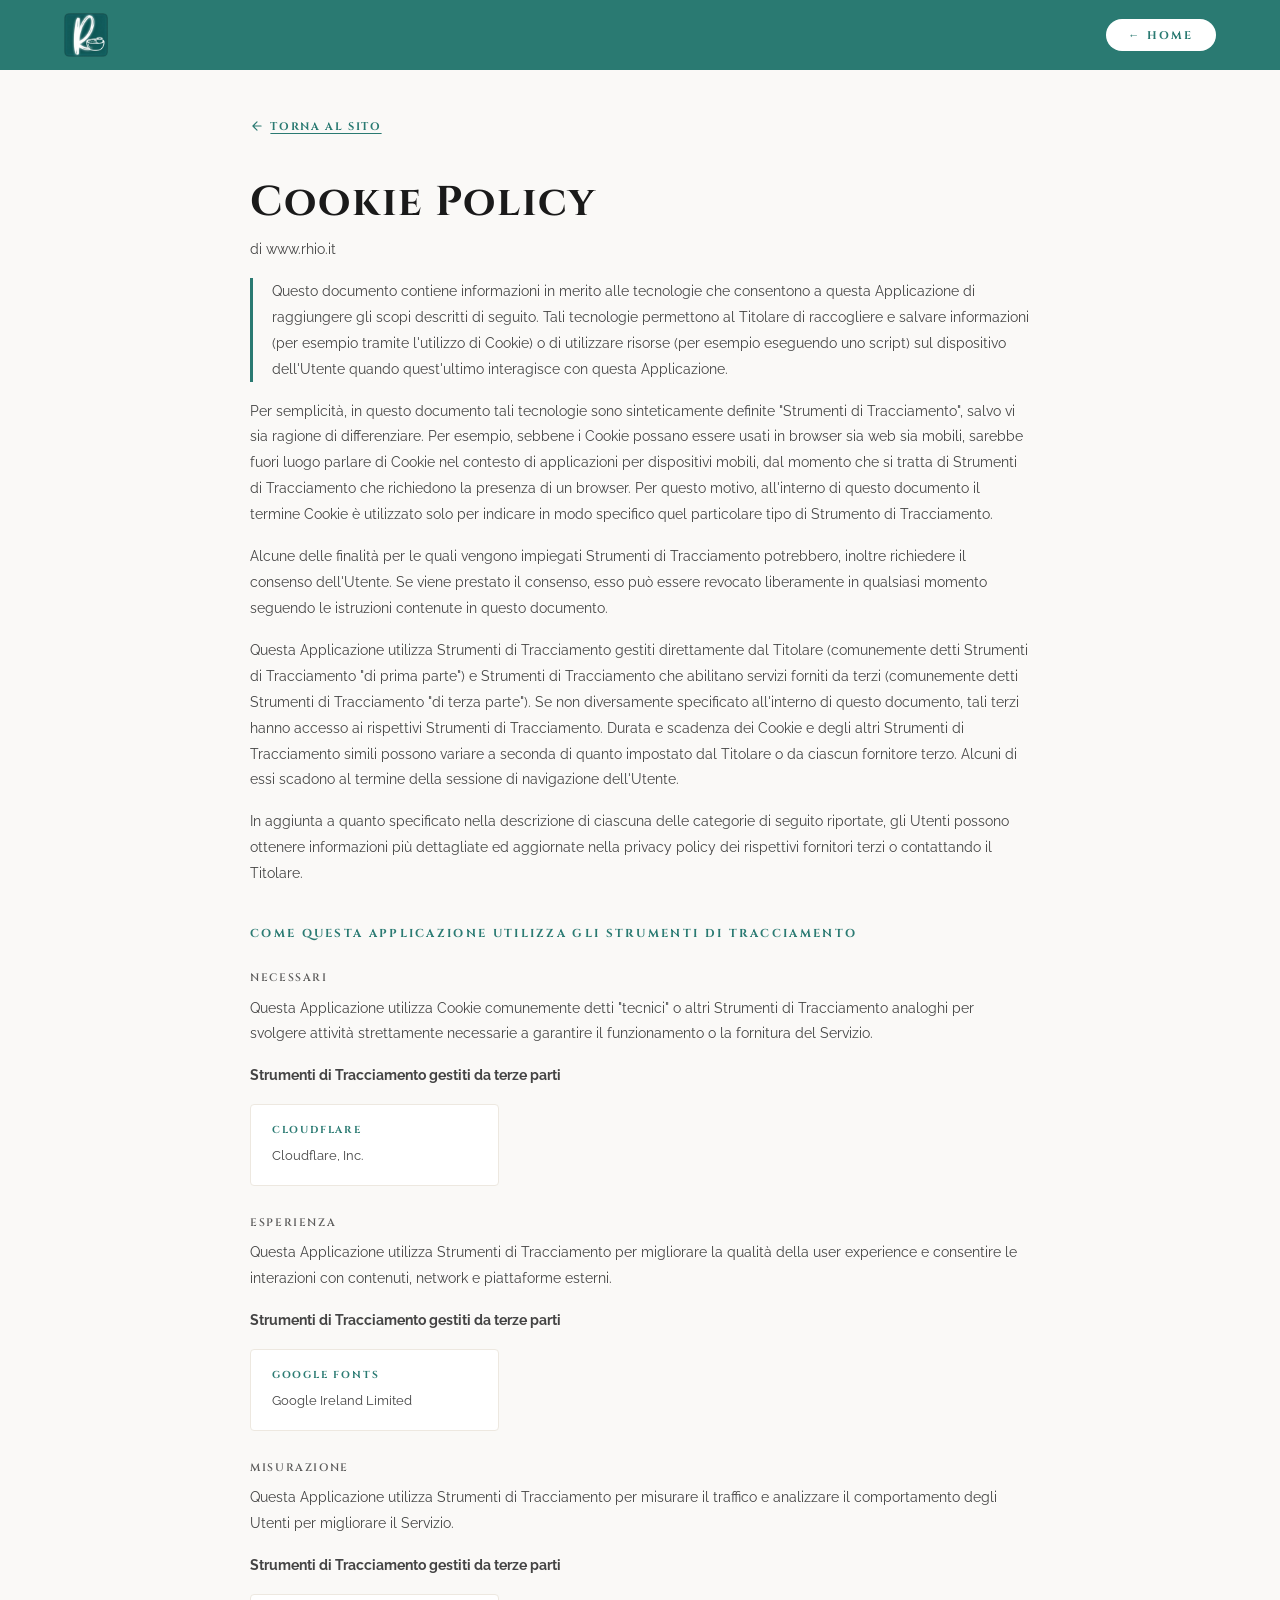
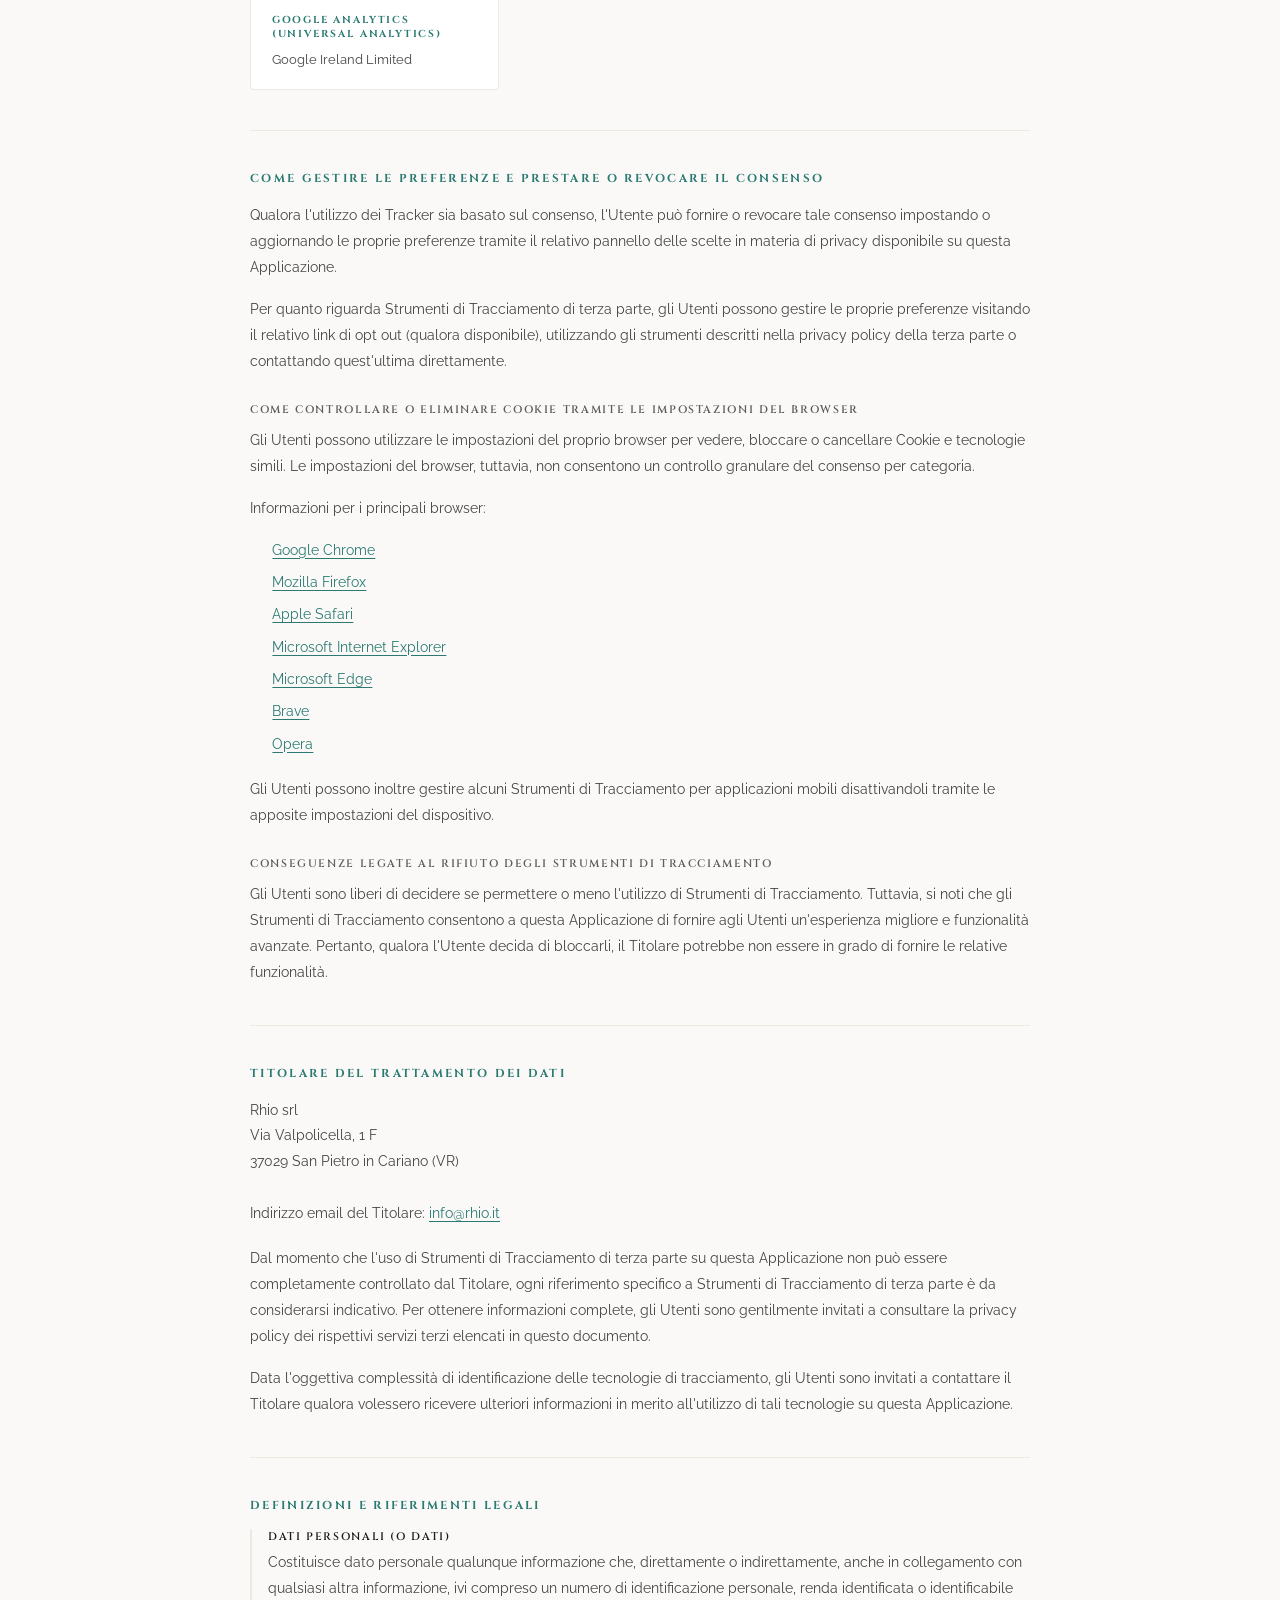
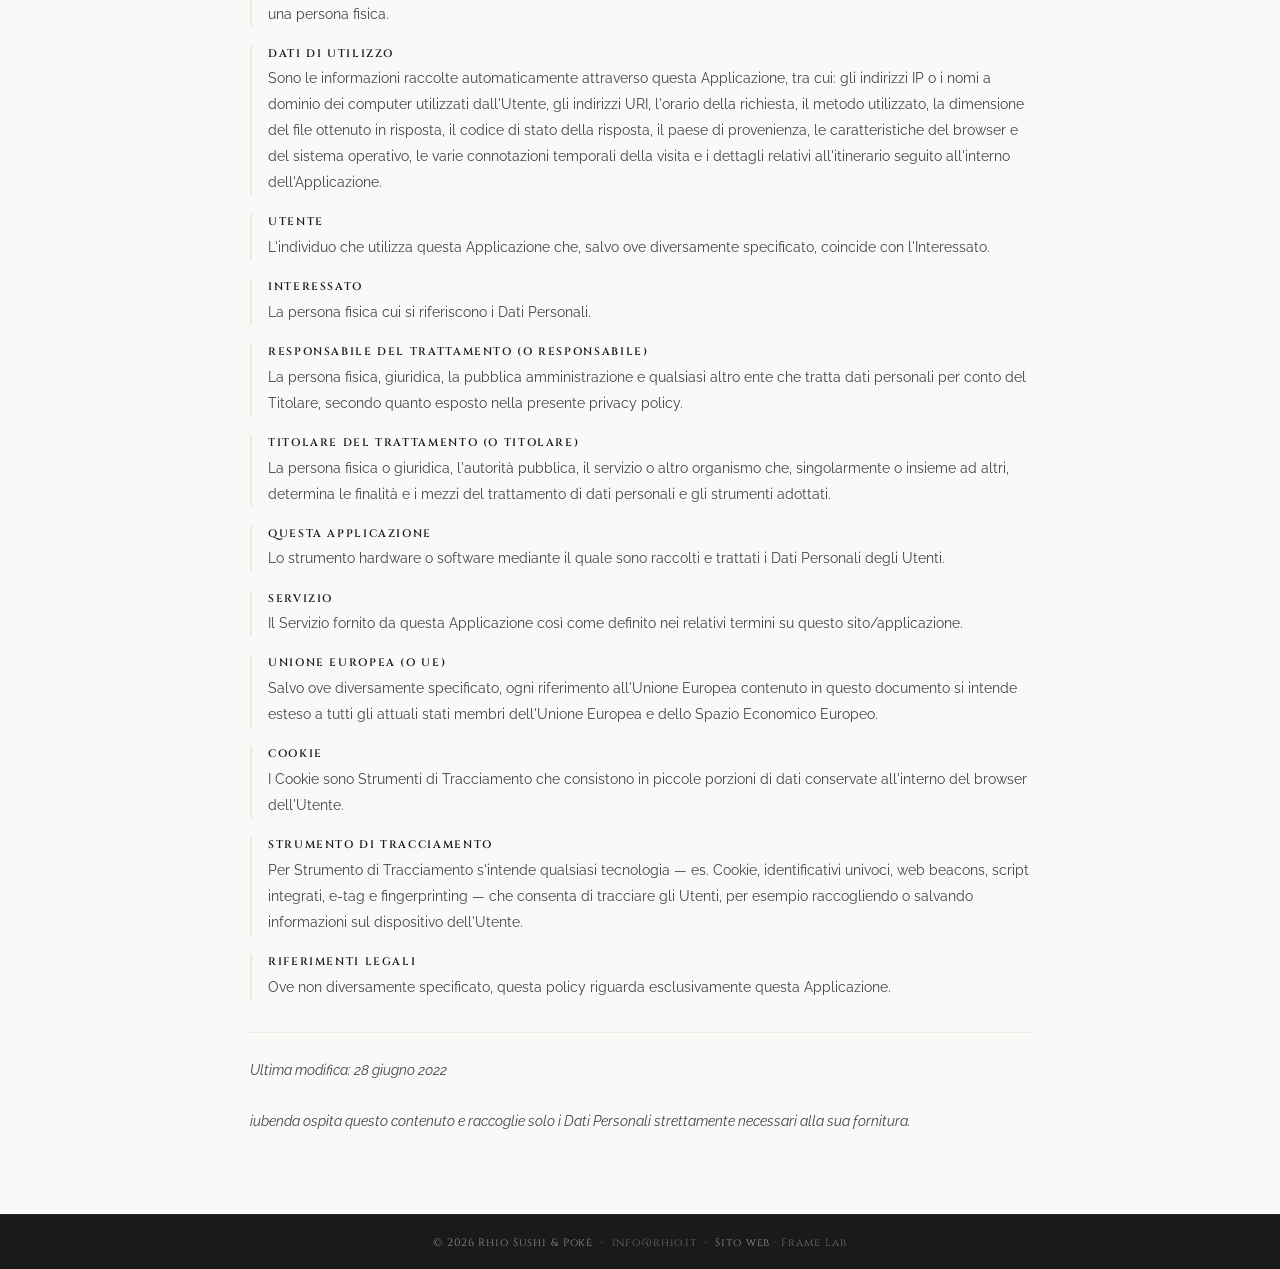
<file: cookie-policy.html>
<!DOCTYPE html>
<html lang="it">
<head>
  <meta charset="UTF-8" />
  <meta name="viewport" content="width=device-width, initial-scale=1.0, viewport-fit=cover" />
  <title>Cookie Policy — Rhio Sushi &amp; Poké</title>
  <meta name="robots" content="noindex" />
  <link rel="icon" href="favicon.ico" type="image/x-icon" />
  <link rel="preconnect" href="https://fonts.googleapis.com" />
  <link rel="preconnect" href="https://fonts.gstatic.com" crossorigin />
  <link href="https://fonts.googleapis.com/css2?family=Cinzel:wght@400;600;700&family=Raleway:ital,wght@0,300;0,400;0,500;0,600;1,300;1,400&display=swap" rel="stylesheet" />
  <link rel="stylesheet" href="style.css" />
  <style>
    .legal-page {
      background: #faf9f7;
      min-height: 100vh;
      padding: calc(var(--nav-h) + 3rem) 5vw 4rem;
    }
    .legal-page__inner {
      max-width: 780px;
      margin: 0 auto;
    }
    .legal-page__back {
      display: inline-flex;
      align-items: center;
      gap: 0.4rem;
      font-family: var(--font-title);
      font-size: 0.68rem;
      font-weight: 700;
      letter-spacing: 0.15em;
      text-transform: uppercase;
      color: var(--teal);
      margin-bottom: 2.5rem;
      transition: color 0.2s;
    }
    .legal-page__back:hover { color: var(--teal-dark); }
    .legal-page__back svg { width: 14px; height: 14px; }

    .legal-page h1 {
      font-family: var(--font-title);
      font-size: clamp(1.6rem, 4vw, 2.6rem);
      font-weight: 700;
      color: var(--dark);
      letter-spacing: 0.04em;
      margin-bottom: 0.4rem;
    }
    .legal-page__site {
      font-family: var(--font-body);
      font-size: 0.88rem;
      color: var(--light-text);
      margin-bottom: 2.5rem;
    }
    .legal-page__intro {
      font-family: var(--font-body);
      font-size: 0.92rem;
      color: var(--mid);
      line-height: 1.75;
      border-left: 3px solid var(--teal);
      padding-left: 1.2rem;
      margin-bottom: 2.5rem;
    }
    .legal-page h2 {
      font-family: var(--font-title);
      font-size: 0.72rem;
      font-weight: 700;
      letter-spacing: 0.2em;
      text-transform: uppercase;
      color: var(--teal);
      margin: 2.5rem 0 1rem;
    }
    .legal-page h3 {
      font-family: var(--font-title);
      font-size: 0.68rem;
      font-weight: 600;
      letter-spacing: 0.15em;
      text-transform: uppercase;
      color: var(--dark);
      margin: 1.8rem 0 0.6rem;
      opacity: 0.7;
    }
    .legal-page p {
      font-family: var(--font-body);
      font-size: 0.9rem;
      color: var(--mid);
      line-height: 1.8;
      margin-bottom: 1rem;
    }
    .legal-page ul {
      margin: 0.5rem 0 1.2rem 1.4rem;
    }
    .legal-page ul li {
      font-family: var(--font-body);
      font-size: 0.9rem;
      color: var(--mid);
      line-height: 1.8;
      margin-bottom: 0.4rem;
    }
    .legal-page ul li strong {
      color: var(--dark);
      font-weight: 600;
    }
    .legal-page address {
      font-style: normal;
      font-family: var(--font-body);
      font-size: 0.9rem;
      color: var(--mid);
      line-height: 1.8;
    }
    .legal-page a { color: var(--teal); text-decoration: underline; text-underline-offset: 3px; }
    .legal-page a:hover { color: var(--teal-dark); }
    .legal-divider {
      border: none;
      border-top: 1px solid var(--beige);
      margin: 2.5rem 0;
    }
    .legal-tracker-grid {
      display: grid;
      grid-template-columns: repeat(auto-fill, minmax(240px, 1fr));
      gap: 1rem;
      margin: 1rem 0 1.5rem;
    }
    .legal-tracker-item {
      background: #fff;
      border: 1px solid var(--beige);
      border-radius: 4px;
      padding: 1.1rem 1.3rem;
    }
    .legal-tracker-item h4 {
      font-family: var(--font-title);
      font-size: 0.63rem;
      font-weight: 700;
      letter-spacing: 0.18em;
      text-transform: uppercase;
      color: var(--teal);
      margin-bottom: 0.4rem;
    }
    .legal-tracker-item p {
      font-size: 0.84rem;
      margin-bottom: 0;
    }
    .legal-definition {
      border-left: 2px solid var(--beige);
      padding-left: 1rem;
      margin-bottom: 1.2rem;
    }
    .legal-definition h3 {
      opacity: 1;
      color: var(--dark);
      margin-top: 0;
      margin-bottom: 0.3rem;
    }
    .legal-footer-note {
      font-size: 0.82rem;
      color: var(--light-text);
      font-style: italic;
      margin-top: 2rem;
      padding-top: 1.5rem;
      border-top: 1px solid var(--beige);
    }
    @media (max-width: 480px) {
      .legal-page { padding-top: calc(var(--nav-h) + 2rem); }
      .legal-tracker-grid { grid-template-columns: 1fr; }
    }
  </style>
</head>
<body>

  <!-- ══ NAVBAR ══════════════════════════════════════════════ -->
  <nav class="nav" id="nav">
    <a href="index.html" class="nav__logo">
      <img src="assets/icona.png" alt="Rhio" class="nav__logo-img" />
    </a>
    <a href="index.html" class="nav__order">← Home</a>
  </nav>

  <!-- ══ COOKIE POLICY ══════════════════════════════════════ -->
  <main class="legal-page">
    <div class="legal-page__inner">

      <a href="index.html" class="legal-page__back">
        <svg viewBox="0 0 24 24" fill="none" stroke="currentColor" stroke-width="2" stroke-linecap="round" stroke-linejoin="round"><path d="M19 12H5M12 5l-7 7 7 7"/></svg>
        Torna al sito
      </a>

      <h1>Cookie Policy</h1>
      <p class="legal-page__site">di www.rhio.it</p>

      <p class="legal-page__intro">
        Questo documento contiene informazioni in merito alle tecnologie che consentono a questa Applicazione di raggiungere gli scopi descritti di seguito. Tali tecnologie permettono al Titolare di raccogliere e salvare informazioni (per esempio tramite l'utilizzo di Cookie) o di utilizzare risorse (per esempio eseguendo uno script) sul dispositivo dell'Utente quando quest'ultimo interagisce con questa Applicazione.
      </p>

      <p>Per semplicità, in questo documento tali tecnologie sono sinteticamente definite "Strumenti di Tracciamento", salvo vi sia ragione di differenziare. Per esempio, sebbene i Cookie possano essere usati in browser sia web sia mobili, sarebbe fuori luogo parlare di Cookie nel contesto di applicazioni per dispositivi mobili, dal momento che si tratta di Strumenti di Tracciamento che richiedono la presenza di un browser. Per questo motivo, all'interno di questo documento il termine Cookie è utilizzato solo per indicare in modo specifico quel particolare tipo di Strumento di Tracciamento.</p>

      <p>Alcune delle finalità per le quali vengono impiegati Strumenti di Tracciamento potrebbero, inoltre richiedere il consenso dell'Utente. Se viene prestato il consenso, esso può essere revocato liberamente in qualsiasi momento seguendo le istruzioni contenute in questo documento.</p>

      <p>Questa Applicazione utilizza Strumenti di Tracciamento gestiti direttamente dal Titolare (comunemente detti Strumenti di Tracciamento "di prima parte") e Strumenti di Tracciamento che abilitano servizi forniti da terzi (comunemente detti Strumenti di Tracciamento "di terza parte"). Se non diversamente specificato all'interno di questo documento, tali terzi hanno accesso ai rispettivi Strumenti di Tracciamento. Durata e scadenza dei Cookie e degli altri Strumenti di Tracciamento simili possono variare a seconda di quanto impostato dal Titolare o da ciascun fornitore terzo. Alcuni di essi scadono al termine della sessione di navigazione dell'Utente.</p>

      <p>In aggiunta a quanto specificato nella descrizione di ciascuna delle categorie di seguito riportate, gli Utenti possono ottenere informazioni più dettagliate ed aggiornate nella privacy policy dei rispettivi fornitori terzi o contattando il Titolare.</p>

      <h2>Come questa Applicazione utilizza gli Strumenti di Tracciamento</h2>

      <h3>Necessari</h3>
      <p>Questa Applicazione utilizza Cookie comunemente detti "tecnici" o altri Strumenti di Tracciamento analoghi per svolgere attività strettamente necessarie a garantire il funzionamento o la fornitura del Servizio.</p>
      <p><strong>Strumenti di Tracciamento gestiti da terze parti</strong></p>
      <div class="legal-tracker-grid">
        <div class="legal-tracker-item">
          <h4>Cloudflare</h4>
          <p>Cloudflare, Inc.</p>
        </div>
      </div>

      <h3>Esperienza</h3>
      <p>Questa Applicazione utilizza Strumenti di Tracciamento per migliorare la qualità della user experience e consentire le interazioni con contenuti, network e piattaforme esterni.</p>
      <p><strong>Strumenti di Tracciamento gestiti da terze parti</strong></p>
      <div class="legal-tracker-grid">
        <div class="legal-tracker-item">
          <h4>Google Fonts</h4>
          <p>Google Ireland Limited</p>
        </div>
      </div>

      <h3>Misurazione</h3>
      <p>Questa Applicazione utilizza Strumenti di Tracciamento per misurare il traffico e analizzare il comportamento degli Utenti per migliorare il Servizio.</p>
      <p><strong>Strumenti di Tracciamento gestiti da terze parti</strong></p>
      <div class="legal-tracker-grid">
        <div class="legal-tracker-item">
          <h4>Google Analytics (Universal Analytics)</h4>
          <p>Google Ireland Limited</p>
        </div>
      </div>

      <hr class="legal-divider" />

      <h2>Come gestire le preferenze e prestare o revocare il consenso</h2>
      <p>Qualora l'utilizzo dei Tracker sia basato sul consenso, l'Utente può fornire o revocare tale consenso impostando o aggiornando le proprie preferenze tramite il relativo pannello delle scelte in materia di privacy disponibile su questa Applicazione.</p>
      <p>Per quanto riguarda Strumenti di Tracciamento di terza parte, gli Utenti possono gestire le proprie preferenze visitando il relativo link di opt out (qualora disponibile), utilizzando gli strumenti descritti nella privacy policy della terza parte o contattando quest'ultima direttamente.</p>

      <h3>Come controllare o eliminare Cookie tramite le impostazioni del browser</h3>
      <p>Gli Utenti possono utilizzare le impostazioni del proprio browser per vedere, bloccare o cancellare Cookie e tecnologie simili. Le impostazioni del browser, tuttavia, non consentono un controllo granulare del consenso per categoria.</p>
      <p>Informazioni per i principali browser:</p>
      <ul>
        <li><a href="https://support.google.com/chrome/answer/95647" target="_blank">Google Chrome</a></li>
        <li><a href="https://support.mozilla.org/it/kb/Attivare%20e%20disattivare%20i%20cookie" target="_blank">Mozilla Firefox</a></li>
        <li><a href="https://support.apple.com/it-it/guide/safari/sfri11471/mac" target="_blank">Apple Safari</a></li>
        <li><a href="https://support.microsoft.com/it-it/topic/eliminare-e-gestire-i-cookie-168dab11-0753-043d-7c16-ede5947fc64d" target="_blank">Microsoft Internet Explorer</a></li>
        <li><a href="https://support.microsoft.com/it-it/microsoft-edge/eliminare-i-cookie-in-microsoft-edge-63947406-40ac-c3b8-57b9-2a946a29ae09" target="_blank">Microsoft Edge</a></li>
        <li><a href="https://support.brave.com/hc/en-us/articles/360022806212" target="_blank">Brave</a></li>
        <li><a href="https://help.opera.com/en/latest/web-preferences/#cookies" target="_blank">Opera</a></li>
      </ul>
      <p>Gli Utenti possono inoltre gestire alcuni Strumenti di Tracciamento per applicazioni mobili disattivandoli tramite le apposite impostazioni del dispositivo.</p>

      <h3>Conseguenze legate al rifiuto degli Strumenti di Tracciamento</h3>
      <p>Gli Utenti sono liberi di decidere se permettere o meno l'utilizzo di Strumenti di Tracciamento. Tuttavia, si noti che gli Strumenti di Tracciamento consentono a questa Applicazione di fornire agli Utenti un'esperienza migliore e funzionalità avanzate. Pertanto, qualora l'Utente decida di bloccarli, il Titolare potrebbe non essere in grado di fornire le relative funzionalità.</p>

      <hr class="legal-divider" />

      <h2>Titolare del Trattamento dei Dati</h2>
      <address>
        Rhio srl<br />
        Via Valpolicella, 1 F<br />
        37029 San Pietro in Cariano (VR)<br /><br />
        Indirizzo email del Titolare: <a href="mailto:info@rhio.it">info@rhio.it</a>
      </address>

      <p style="margin-top:1.2rem;">Dal momento che l'uso di Strumenti di Tracciamento di terza parte su questa Applicazione non può essere completamente controllato dal Titolare, ogni riferimento specifico a Strumenti di Tracciamento di terza parte è da considerarsi indicativo. Per ottenere informazioni complete, gli Utenti sono gentilmente invitati a consultare la privacy policy dei rispettivi servizi terzi elencati in questo documento.</p>
      <p>Data l'oggettiva complessità di identificazione delle tecnologie di tracciamento, gli Utenti sono invitati a contattare il Titolare qualora volessero ricevere ulteriori informazioni in merito all'utilizzo di tali tecnologie su questa Applicazione.</p>

      <hr class="legal-divider" />

      <h2>Definizioni e riferimenti legali</h2>

      <div class="legal-definition">
        <h3>Dati Personali (o Dati)</h3>
        <p>Costituisce dato personale qualunque informazione che, direttamente o indirettamente, anche in collegamento con qualsiasi altra informazione, ivi compreso un numero di identificazione personale, renda identificata o identificabile una persona fisica.</p>
      </div>
      <div class="legal-definition">
        <h3>Dati di Utilizzo</h3>
        <p>Sono le informazioni raccolte automaticamente attraverso questa Applicazione, tra cui: gli indirizzi IP o i nomi a dominio dei computer utilizzati dall'Utente, gli indirizzi URI, l'orario della richiesta, il metodo utilizzato, la dimensione del file ottenuto in risposta, il codice di stato della risposta, il paese di provenienza, le caratteristiche del browser e del sistema operativo, le varie connotazioni temporali della visita e i dettagli relativi all'itinerario seguito all'interno dell'Applicazione.</p>
      </div>
      <div class="legal-definition">
        <h3>Utente</h3>
        <p>L'individuo che utilizza questa Applicazione che, salvo ove diversamente specificato, coincide con l'Interessato.</p>
      </div>
      <div class="legal-definition">
        <h3>Interessato</h3>
        <p>La persona fisica cui si riferiscono i Dati Personali.</p>
      </div>
      <div class="legal-definition">
        <h3>Responsabile del Trattamento (o Responsabile)</h3>
        <p>La persona fisica, giuridica, la pubblica amministrazione e qualsiasi altro ente che tratta dati personali per conto del Titolare, secondo quanto esposto nella presente privacy policy.</p>
      </div>
      <div class="legal-definition">
        <h3>Titolare del Trattamento (o Titolare)</h3>
        <p>La persona fisica o giuridica, l'autorità pubblica, il servizio o altro organismo che, singolarmente o insieme ad altri, determina le finalità e i mezzi del trattamento di dati personali e gli strumenti adottati.</p>
      </div>
      <div class="legal-definition">
        <h3>Questa Applicazione</h3>
        <p>Lo strumento hardware o software mediante il quale sono raccolti e trattati i Dati Personali degli Utenti.</p>
      </div>
      <div class="legal-definition">
        <h3>Servizio</h3>
        <p>Il Servizio fornito da questa Applicazione così come definito nei relativi termini su questo sito/applicazione.</p>
      </div>
      <div class="legal-definition">
        <h3>Unione Europea (o UE)</h3>
        <p>Salvo ove diversamente specificato, ogni riferimento all'Unione Europea contenuto in questo documento si intende esteso a tutti gli attuali stati membri dell'Unione Europea e dello Spazio Economico Europeo.</p>
      </div>
      <div class="legal-definition">
        <h3>Cookie</h3>
        <p>I Cookie sono Strumenti di Tracciamento che consistono in piccole porzioni di dati conservate all'interno del browser dell'Utente.</p>
      </div>
      <div class="legal-definition">
        <h3>Strumento di Tracciamento</h3>
        <p>Per Strumento di Tracciamento s'intende qualsiasi tecnologia — es. Cookie, identificativi univoci, web beacons, script integrati, e-tag e fingerprinting — che consenta di tracciare gli Utenti, per esempio raccogliendo o salvando informazioni sul dispositivo dell'Utente.</p>
      </div>
      <div class="legal-definition">
        <h3>Riferimenti legali</h3>
        <p>Ove non diversamente specificato, questa policy riguarda esclusivamente questa Applicazione.</p>
      </div>

      <p class="legal-footer-note">
        Ultima modifica: 28 giugno 2022<br /><br />
        iubenda ospita questo contenuto e raccoglie solo i Dati Personali strettamente necessari alla sua fornitura.
      </p>

    </div>
  </main>

  <div class="footer__bottom" style="background:var(--dark);">
    <p>&copy; 2026 Rhio Sushi &amp; Pok&egrave; &nbsp;&middot;&nbsp; <a href="mailto:info@rhio.it" style="color:rgba(255,255,255,0.35);">info@rhio.it</a> &nbsp;&middot;&nbsp; Sito web · <a href="https://www.framelabweb.it" target="_blank" rel="noopener noreferrer" style="color:rgba(255,255,255,0.35);">Frame Lab</a></p>
  </div>

</body>
</html>
</file>
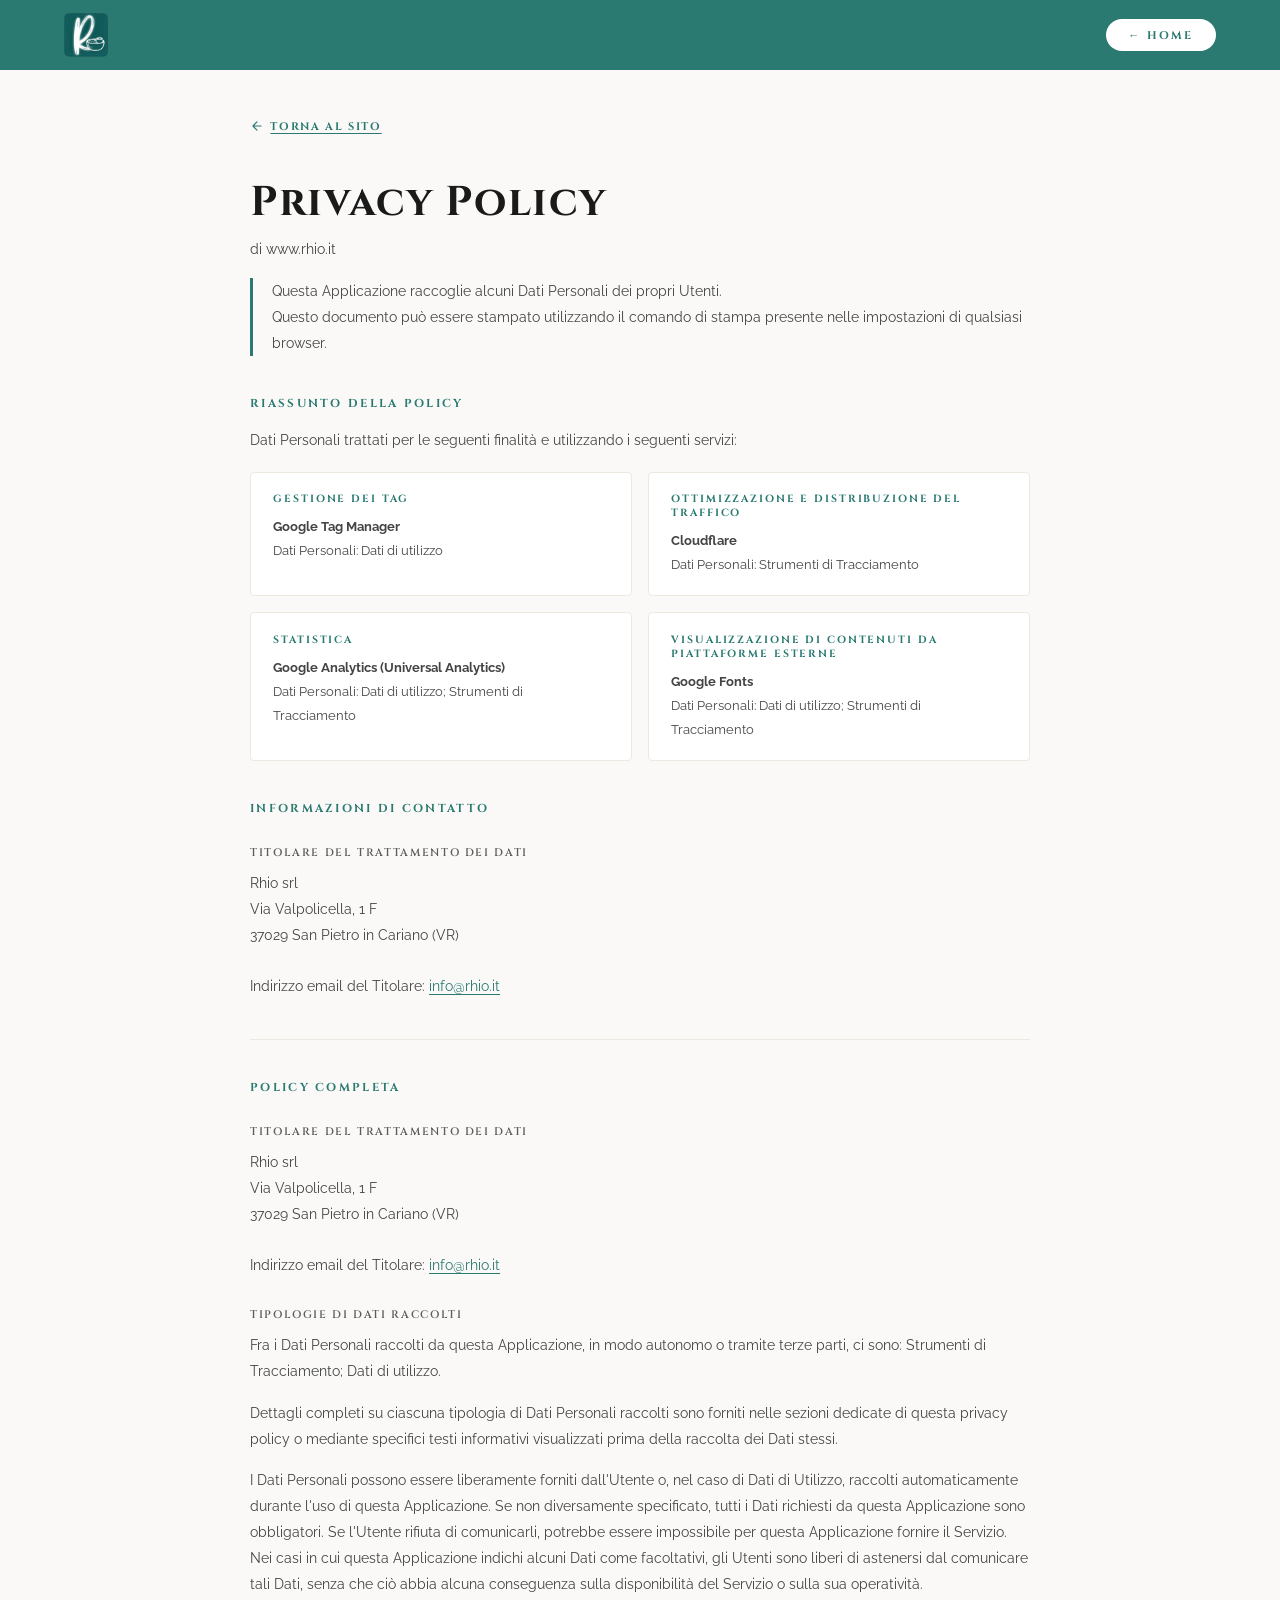
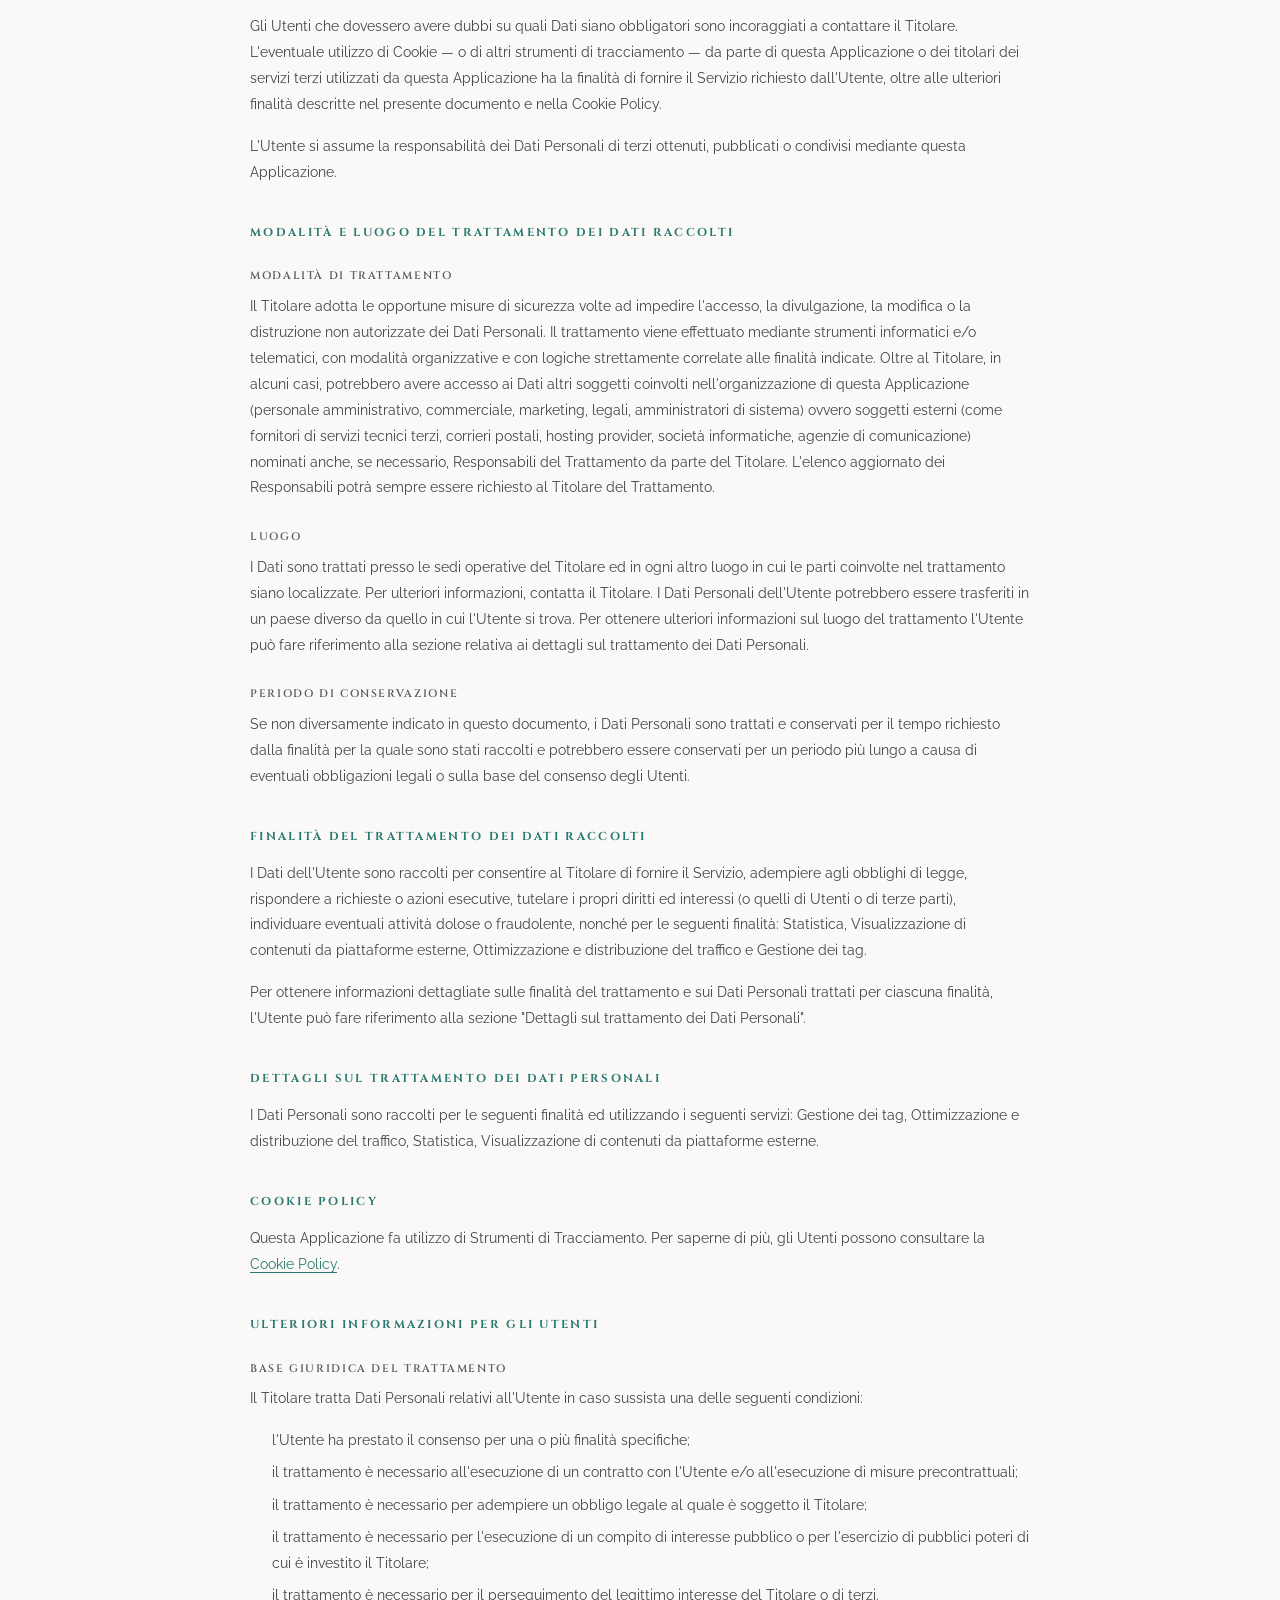
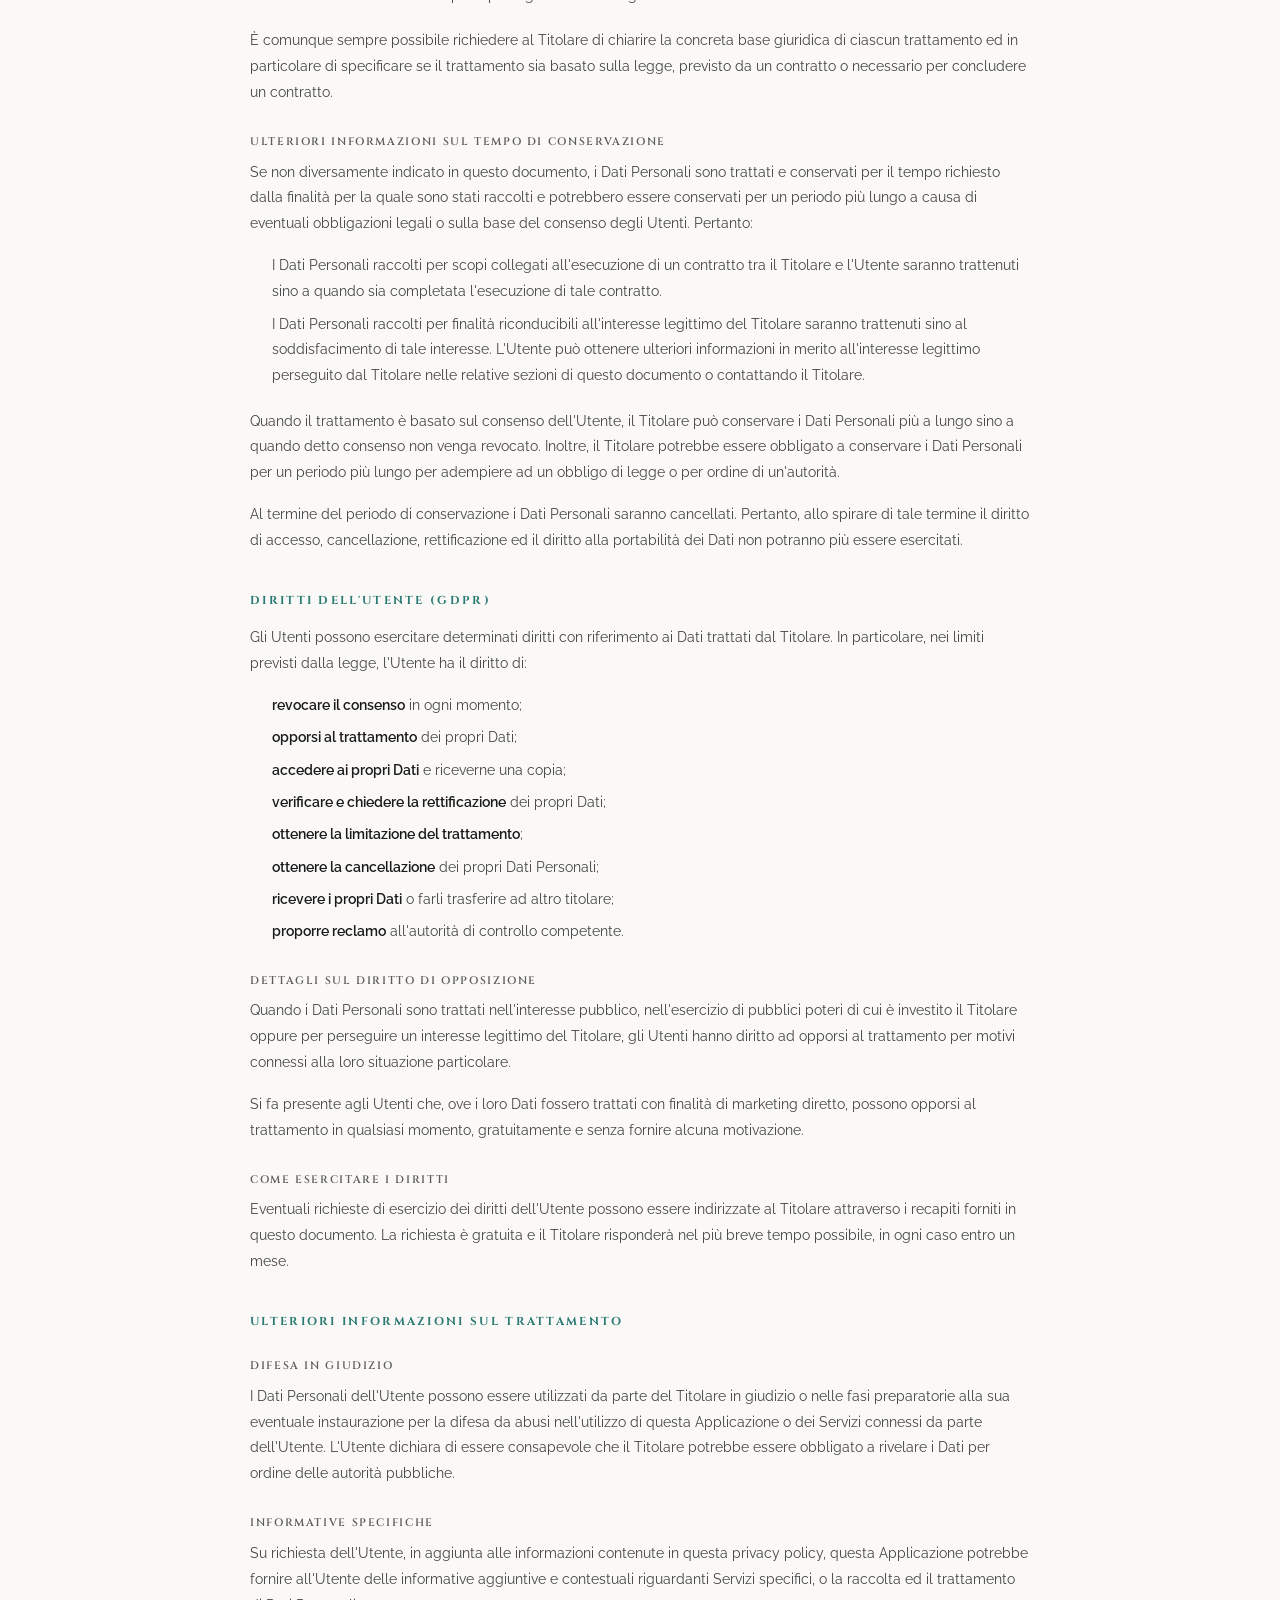
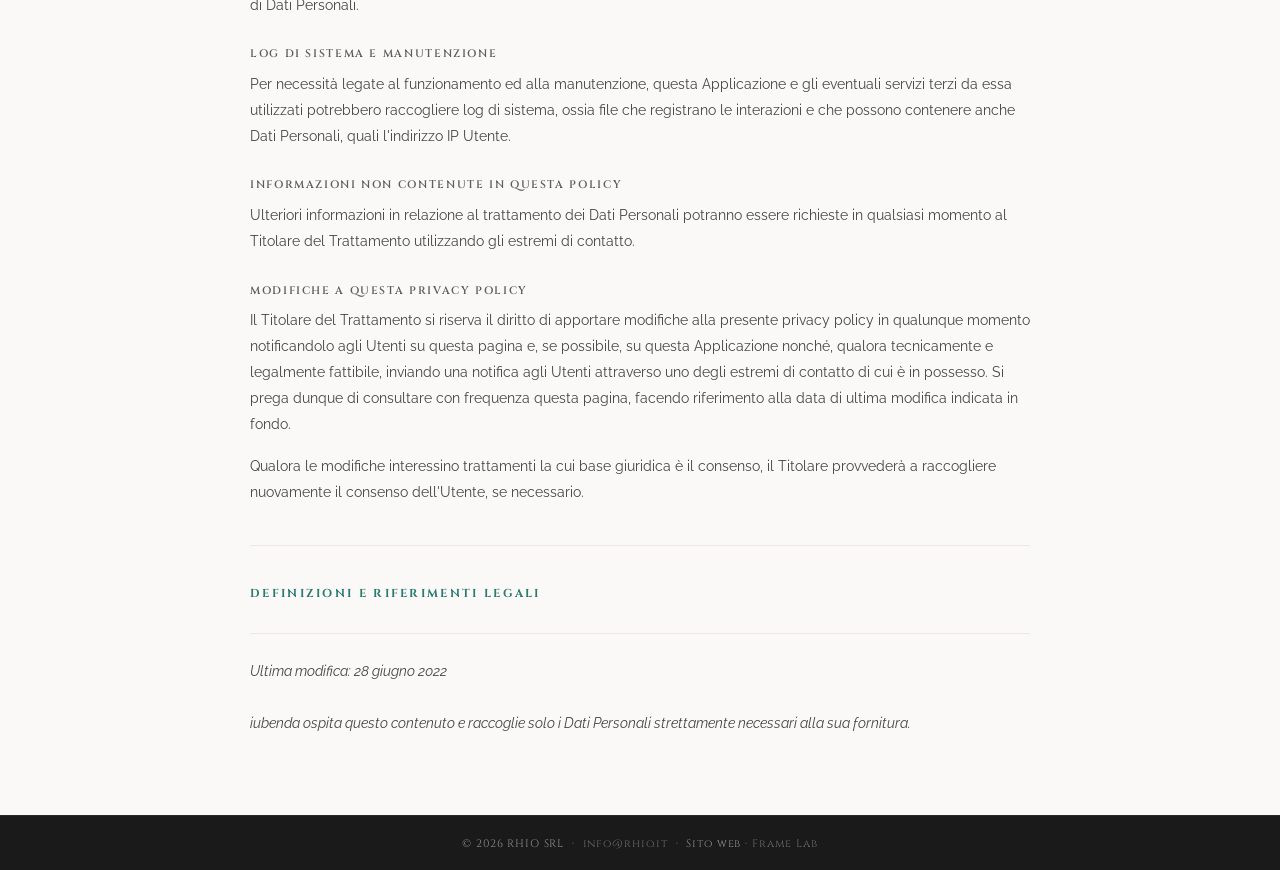
<file: privacy.html>
<!DOCTYPE html>
<html lang="it">
<head>
  <meta charset="UTF-8" />
  <meta name="viewport" content="width=device-width, initial-scale=1.0, viewport-fit=cover" />
  <title>Privacy Policy — Rhio Sushi &amp; Poké</title>
  <meta name="robots" content="noindex" />
  <link rel="icon" href="favicon.ico" type="image/x-icon" />
  <link rel="preconnect" href="https://fonts.googleapis.com" />
  <link rel="preconnect" href="https://fonts.gstatic.com" crossorigin />
  <link href="https://fonts.googleapis.com/css2?family=Cinzel:wght@400;600;700&family=Raleway:ital,wght@0,300;0,400;0,500;0,600;1,300;1,400&display=swap" rel="stylesheet" />
  <link rel="stylesheet" href="style.css" />
  <style>
    .legal-page {
      background: #faf9f7;
      min-height: 100vh;
      padding: calc(var(--nav-h) + 3rem) 5vw 4rem;
    }
    .legal-page__inner {
      max-width: 780px;
      margin: 0 auto;
    }
    .legal-page__back {
      display: inline-flex;
      align-items: center;
      gap: 0.4rem;
      font-family: var(--font-title);
      font-size: 0.68rem;
      font-weight: 700;
      letter-spacing: 0.15em;
      text-transform: uppercase;
      color: var(--teal);
      margin-bottom: 2.5rem;
      transition: color 0.2s;
    }
    .legal-page__back:hover { color: var(--teal-dark); }
    .legal-page__back svg { width: 14px; height: 14px; }

    .legal-page h1 {
      font-family: var(--font-title);
      font-size: clamp(1.6rem, 4vw, 2.6rem);
      font-weight: 700;
      color: var(--dark);
      letter-spacing: 0.04em;
      margin-bottom: 0.4rem;
    }
    .legal-page__site {
      font-family: var(--font-body);
      font-size: 0.88rem;
      color: var(--light-text);
      margin-bottom: 2.5rem;
    }
    .legal-page__intro {
      font-family: var(--font-body);
      font-size: 0.92rem;
      color: var(--mid);
      line-height: 1.75;
      border-left: 3px solid var(--teal);
      padding-left: 1.2rem;
      margin-bottom: 2.5rem;
    }
    .legal-page h2 {
      font-family: var(--font-title);
      font-size: 0.72rem;
      font-weight: 700;
      letter-spacing: 0.2em;
      text-transform: uppercase;
      color: var(--teal);
      margin: 2.5rem 0 1rem;
    }
    .legal-page h3 {
      font-family: var(--font-title);
      font-size: 0.68rem;
      font-weight: 600;
      letter-spacing: 0.15em;
      text-transform: uppercase;
      color: var(--dark);
      margin: 1.8rem 0 0.6rem;
      opacity: 0.7;
    }
    .legal-page p {
      font-family: var(--font-body);
      font-size: 0.9rem;
      color: var(--mid);
      line-height: 1.8;
      margin-bottom: 1rem;
    }
    .legal-page ul {
      margin: 0.5rem 0 1.2rem 1.4rem;
    }
    .legal-page ul li {
      font-family: var(--font-body);
      font-size: 0.9rem;
      color: var(--mid);
      line-height: 1.8;
      margin-bottom: 0.4rem;
    }
    .legal-page ul li strong {
      color: var(--dark);
      font-weight: 600;
    }
    .legal-page address {
      font-style: normal;
      font-family: var(--font-body);
      font-size: 0.9rem;
      color: var(--mid);
      line-height: 1.8;
    }
    .legal-page a { color: var(--teal); text-decoration: underline; text-underline-offset: 3px; }
    .legal-page a:hover { color: var(--teal-dark); }
    .legal-divider {
      border: none;
      border-top: 1px solid var(--beige);
      margin: 2.5rem 0;
    }
    .legal-summary-grid {
      display: grid;
      grid-template-columns: repeat(auto-fill, minmax(260px, 1fr));
      gap: 1rem;
      margin: 1.2rem 0 2rem;
    }
    .legal-summary-item {
      background: #fff;
      border: 1px solid var(--beige);
      border-radius: 4px;
      padding: 1.2rem 1.4rem;
    }
    .legal-summary-item h4 {
      font-family: var(--font-title);
      font-size: 0.65rem;
      font-weight: 700;
      letter-spacing: 0.18em;
      text-transform: uppercase;
      color: var(--teal);
      margin-bottom: 0.5rem;
    }
    .legal-summary-item p {
      font-size: 0.84rem;
      margin-bottom: 0;
    }
    .legal-footer-note {
      font-size: 0.82rem;
      color: var(--light-text);
      font-style: italic;
      margin-top: 2rem;
      padding-top: 1.5rem;
      border-top: 1px solid var(--beige);
    }
    @media (max-width: 480px) {
      .legal-page { padding-top: calc(var(--nav-h) + 2rem); }
      .legal-summary-grid { grid-template-columns: 1fr; }
    }
  </style>
</head>
<body>

  <!-- ══ NAVBAR ══════════════════════════════════════════════ -->
  <nav class="nav" id="nav">
    <a href="index.html" class="nav__logo">
      <img src="assets/icona.png" alt="Rhio" class="nav__logo-img" />
    </a>
    <a href="index.html" class="nav__order">← Home</a>
  </nav>

  <!-- ══ PRIVACY POLICY ═════════════════════════════════════ -->
  <main class="legal-page">
    <div class="legal-page__inner">

      <a href="index.html" class="legal-page__back">
        <svg viewBox="0 0 24 24" fill="none" stroke="currentColor" stroke-width="2" stroke-linecap="round" stroke-linejoin="round"><path d="M19 12H5M12 5l-7 7 7 7"/></svg>
        Torna al sito
      </a>

      <h1>Privacy Policy</h1>
      <p class="legal-page__site">di www.rhio.it</p>

      <p class="legal-page__intro">
        Questa Applicazione raccoglie alcuni Dati Personali dei propri Utenti.<br />
        Questo documento può essere stampato utilizzando il comando di stampa presente nelle impostazioni di qualsiasi browser.
      </p>

      <h2>Riassunto della policy</h2>
      <p>Dati Personali trattati per le seguenti finalità e utilizzando i seguenti servizi:</p>

      <div class="legal-summary-grid">
        <div class="legal-summary-item">
          <h4>Gestione dei tag</h4>
          <p><strong>Google Tag Manager</strong><br />Dati Personali: Dati di utilizzo</p>
        </div>
        <div class="legal-summary-item">
          <h4>Ottimizzazione e distribuzione del traffico</h4>
          <p><strong>Cloudflare</strong><br />Dati Personali: Strumenti di Tracciamento</p>
        </div>
        <div class="legal-summary-item">
          <h4>Statistica</h4>
          <p><strong>Google Analytics (Universal Analytics)</strong><br />Dati Personali: Dati di utilizzo; Strumenti di Tracciamento</p>
        </div>
        <div class="legal-summary-item">
          <h4>Visualizzazione di contenuti da piattaforme esterne</h4>
          <p><strong>Google Fonts</strong><br />Dati Personali: Dati di utilizzo; Strumenti di Tracciamento</p>
        </div>
      </div>

      <h2>Informazioni di contatto</h2>
      <h3>Titolare del Trattamento dei Dati</h3>
      <address>
        Rhio srl<br />
        Via Valpolicella, 1 F<br />
        37029 San Pietro in Cariano (VR)<br /><br />
        Indirizzo email del Titolare: <a href="mailto:info@rhio.it">info@rhio.it</a>
      </address>

      <hr class="legal-divider" />

      <h2>Policy completa</h2>

      <h3>Titolare del Trattamento dei Dati</h3>
      <address>
        Rhio srl<br />
        Via Valpolicella, 1 F<br />
        37029 San Pietro in Cariano (VR)<br /><br />
        Indirizzo email del Titolare: <a href="mailto:info@rhio.it">info@rhio.it</a>
      </address>

      <h3>Tipologie di Dati raccolti</h3>
      <p>Fra i Dati Personali raccolti da questa Applicazione, in modo autonomo o tramite terze parti, ci sono: Strumenti di Tracciamento; Dati di utilizzo.</p>
      <p>Dettagli completi su ciascuna tipologia di Dati Personali raccolti sono forniti nelle sezioni dedicate di questa privacy policy o mediante specifici testi informativi visualizzati prima della raccolta dei Dati stessi.</p>
      <p>I Dati Personali possono essere liberamente forniti dall'Utente o, nel caso di Dati di Utilizzo, raccolti automaticamente durante l'uso di questa Applicazione. Se non diversamente specificato, tutti i Dati richiesti da questa Applicazione sono obbligatori. Se l'Utente rifiuta di comunicarli, potrebbe essere impossibile per questa Applicazione fornire il Servizio. Nei casi in cui questa Applicazione indichi alcuni Dati come facoltativi, gli Utenti sono liberi di astenersi dal comunicare tali Dati, senza che ciò abbia alcuna conseguenza sulla disponibilità del Servizio o sulla sua operatività.</p>
      <p>Gli Utenti che dovessero avere dubbi su quali Dati siano obbligatori sono incoraggiati a contattare il Titolare. L'eventuale utilizzo di Cookie — o di altri strumenti di tracciamento — da parte di questa Applicazione o dei titolari dei servizi terzi utilizzati da questa Applicazione ha la finalità di fornire il Servizio richiesto dall'Utente, oltre alle ulteriori finalità descritte nel presente documento e nella Cookie Policy.</p>
      <p>L'Utente si assume la responsabilità dei Dati Personali di terzi ottenuti, pubblicati o condivisi mediante questa Applicazione.</p>

      <h2>Modalità e luogo del trattamento dei Dati raccolti</h2>

      <h3>Modalità di trattamento</h3>
      <p>Il Titolare adotta le opportune misure di sicurezza volte ad impedire l'accesso, la divulgazione, la modifica o la distruzione non autorizzate dei Dati Personali. Il trattamento viene effettuato mediante strumenti informatici e/o telematici, con modalità organizzative e con logiche strettamente correlate alle finalità indicate. Oltre al Titolare, in alcuni casi, potrebbero avere accesso ai Dati altri soggetti coinvolti nell'organizzazione di questa Applicazione (personale amministrativo, commerciale, marketing, legali, amministratori di sistema) ovvero soggetti esterni (come fornitori di servizi tecnici terzi, corrieri postali, hosting provider, società informatiche, agenzie di comunicazione) nominati anche, se necessario, Responsabili del Trattamento da parte del Titolare. L'elenco aggiornato dei Responsabili potrà sempre essere richiesto al Titolare del Trattamento.</p>

      <h3>Luogo</h3>
      <p>I Dati sono trattati presso le sedi operative del Titolare ed in ogni altro luogo in cui le parti coinvolte nel trattamento siano localizzate. Per ulteriori informazioni, contatta il Titolare. I Dati Personali dell'Utente potrebbero essere trasferiti in un paese diverso da quello in cui l'Utente si trova. Per ottenere ulteriori informazioni sul luogo del trattamento l'Utente può fare riferimento alla sezione relativa ai dettagli sul trattamento dei Dati Personali.</p>

      <h3>Periodo di conservazione</h3>
      <p>Se non diversamente indicato in questo documento, i Dati Personali sono trattati e conservati per il tempo richiesto dalla finalità per la quale sono stati raccolti e potrebbero essere conservati per un periodo più lungo a causa di eventuali obbligazioni legali o sulla base del consenso degli Utenti.</p>

      <h2>Finalità del Trattamento dei Dati raccolti</h2>
      <p>I Dati dell'Utente sono raccolti per consentire al Titolare di fornire il Servizio, adempiere agli obblighi di legge, rispondere a richieste o azioni esecutive, tutelare i propri diritti ed interessi (o quelli di Utenti o di terze parti), individuare eventuali attività dolose o fraudolente, nonché per le seguenti finalità: Statistica, Visualizzazione di contenuti da piattaforme esterne, Ottimizzazione e distribuzione del traffico e Gestione dei tag.</p>
      <p>Per ottenere informazioni dettagliate sulle finalità del trattamento e sui Dati Personali trattati per ciascuna finalità, l'Utente può fare riferimento alla sezione "Dettagli sul trattamento dei Dati Personali".</p>

      <h2>Dettagli sul trattamento dei Dati Personali</h2>
      <p>I Dati Personali sono raccolti per le seguenti finalità ed utilizzando i seguenti servizi: Gestione dei tag, Ottimizzazione e distribuzione del traffico, Statistica, Visualizzazione di contenuti da piattaforme esterne.</p>

      <h2>Cookie Policy</h2>
      <p>Questa Applicazione fa utilizzo di Strumenti di Tracciamento. Per saperne di più, gli Utenti possono consultare la <a href="https://rhio.it/cookie-policy/">Cookie Policy</a>.</p>

      <h2>Ulteriori informazioni per gli utenti</h2>

      <h3>Base giuridica del trattamento</h3>
      <p>Il Titolare tratta Dati Personali relativi all'Utente in caso sussista una delle seguenti condizioni:</p>
      <ul>
        <li>l'Utente ha prestato il consenso per una o più finalità specifiche;</li>
        <li>il trattamento è necessario all'esecuzione di un contratto con l'Utente e/o all'esecuzione di misure precontrattuali;</li>
        <li>il trattamento è necessario per adempiere un obbligo legale al quale è soggetto il Titolare;</li>
        <li>il trattamento è necessario per l'esecuzione di un compito di interesse pubblico o per l'esercizio di pubblici poteri di cui è investito il Titolare;</li>
        <li>il trattamento è necessario per il perseguimento del legittimo interesse del Titolare o di terzi.</li>
      </ul>
      <p>È comunque sempre possibile richiedere al Titolare di chiarire la concreta base giuridica di ciascun trattamento ed in particolare di specificare se il trattamento sia basato sulla legge, previsto da un contratto o necessario per concludere un contratto.</p>

      <h3>Ulteriori informazioni sul tempo di conservazione</h3>
      <p>Se non diversamente indicato in questo documento, i Dati Personali sono trattati e conservati per il tempo richiesto dalla finalità per la quale sono stati raccolti e potrebbero essere conservati per un periodo più lungo a causa di eventuali obbligazioni legali o sulla base del consenso degli Utenti. Pertanto:</p>
      <ul>
        <li>I Dati Personali raccolti per scopi collegati all'esecuzione di un contratto tra il Titolare e l'Utente saranno trattenuti sino a quando sia completata l'esecuzione di tale contratto.</li>
        <li>I Dati Personali raccolti per finalità riconducibili all'interesse legittimo del Titolare saranno trattenuti sino al soddisfacimento di tale interesse. L'Utente può ottenere ulteriori informazioni in merito all'interesse legittimo perseguito dal Titolare nelle relative sezioni di questo documento o contattando il Titolare.</li>
      </ul>
      <p>Quando il trattamento è basato sul consenso dell'Utente, il Titolare può conservare i Dati Personali più a lungo sino a quando detto consenso non venga revocato. Inoltre, il Titolare potrebbe essere obbligato a conservare i Dati Personali per un periodo più lungo per adempiere ad un obbligo di legge o per ordine di un'autorità.</p>
      <p>Al termine del periodo di conservazione i Dati Personali saranno cancellati. Pertanto, allo spirare di tale termine il diritto di accesso, cancellazione, rettificazione ed il diritto alla portabilità dei Dati non potranno più essere esercitati.</p>

      <h2>Diritti dell'Utente (GDPR)</h2>
      <p>Gli Utenti possono esercitare determinati diritti con riferimento ai Dati trattati dal Titolare. In particolare, nei limiti previsti dalla legge, l'Utente ha il diritto di:</p>
      <ul>
        <li><strong>revocare il consenso</strong> in ogni momento;</li>
        <li><strong>opporsi al trattamento</strong> dei propri Dati;</li>
        <li><strong>accedere ai propri Dati</strong> e riceverne una copia;</li>
        <li><strong>verificare e chiedere la rettificazione</strong> dei propri Dati;</li>
        <li><strong>ottenere la limitazione del trattamento</strong>;</li>
        <li><strong>ottenere la cancellazione</strong> dei propri Dati Personali;</li>
        <li><strong>ricevere i propri Dati</strong> o farli trasferire ad altro titolare;</li>
        <li><strong>proporre reclamo</strong> all'autorità di controllo competente.</li>
      </ul>

      <h3>Dettagli sul diritto di opposizione</h3>
      <p>Quando i Dati Personali sono trattati nell'interesse pubblico, nell'esercizio di pubblici poteri di cui è investito il Titolare oppure per perseguire un interesse legittimo del Titolare, gli Utenti hanno diritto ad opporsi al trattamento per motivi connessi alla loro situazione particolare.</p>
      <p>Si fa presente agli Utenti che, ove i loro Dati fossero trattati con finalità di marketing diretto, possono opporsi al trattamento in qualsiasi momento, gratuitamente e senza fornire alcuna motivazione.</p>

      <h3>Come esercitare i diritti</h3>
      <p>Eventuali richieste di esercizio dei diritti dell'Utente possono essere indirizzate al Titolare attraverso i recapiti forniti in questo documento. La richiesta è gratuita e il Titolare risponderà nel più breve tempo possibile, in ogni caso entro un mese.</p>

      <h2>Ulteriori informazioni sul trattamento</h2>

      <h3>Difesa in giudizio</h3>
      <p>I Dati Personali dell'Utente possono essere utilizzati da parte del Titolare in giudizio o nelle fasi preparatorie alla sua eventuale instaurazione per la difesa da abusi nell'utilizzo di questa Applicazione o dei Servizi connessi da parte dell'Utente. L'Utente dichiara di essere consapevole che il Titolare potrebbe essere obbligato a rivelare i Dati per ordine delle autorità pubbliche.</p>

      <h3>Informative specifiche</h3>
      <p>Su richiesta dell'Utente, in aggiunta alle informazioni contenute in questa privacy policy, questa Applicazione potrebbe fornire all'Utente delle informative aggiuntive e contestuali riguardanti Servizi specifici, o la raccolta ed il trattamento di Dati Personali.</p>

      <h3>Log di sistema e manutenzione</h3>
      <p>Per necessità legate al funzionamento ed alla manutenzione, questa Applicazione e gli eventuali servizi terzi da essa utilizzati potrebbero raccogliere log di sistema, ossia file che registrano le interazioni e che possono contenere anche Dati Personali, quali l'indirizzo IP Utente.</p>

      <h3>Informazioni non contenute in questa policy</h3>
      <p>Ulteriori informazioni in relazione al trattamento dei Dati Personali potranno essere richieste in qualsiasi momento al Titolare del Trattamento utilizzando gli estremi di contatto.</p>

      <h3>Modifiche a questa privacy policy</h3>
      <p>Il Titolare del Trattamento si riserva il diritto di apportare modifiche alla presente privacy policy in qualunque momento notificandolo agli Utenti su questa pagina e, se possibile, su questa Applicazione nonché, qualora tecnicamente e legalmente fattibile, inviando una notifica agli Utenti attraverso uno degli estremi di contatto di cui è in possesso. Si prega dunque di consultare con frequenza questa pagina, facendo riferimento alla data di ultima modifica indicata in fondo.</p>
      <p>Qualora le modifiche interessino trattamenti la cui base giuridica è il consenso, il Titolare provvederà a raccogliere nuovamente il consenso dell'Utente, se necessario.</p>

      <hr class="legal-divider" />

      <h2>Definizioni e riferimenti legali</h2>
      <p class="legal-footer-note">
        Ultima modifica: 28 giugno 2022<br /><br />
        iubenda ospita questo contenuto e raccoglie solo i Dati Personali strettamente necessari alla sua fornitura.
      </p>

    </div>
  </main>

  <div class="footer__bottom" style="background:var(--dark);">
    <p>&copy; 2026 RHIO SRL &nbsp;&middot;&nbsp; <a href="mailto:info@rhio.it" style="color:rgba(255,255,255,0.35);">info@rhio.it</a> &nbsp;&middot;&nbsp; Sito web · <a href="https://www.framelabweb.it" target="_blank" rel="noopener noreferrer" style="color:rgba(255,255,255,0.35);">Frame Lab</a></p>
  </div>

</body>
</html>
</file>
<file: style.css>
/* ============================================================
   RHIO SUSHI & POKE — SushiMood-inspired Layout
   ============================================================ */

/* ── Reset & Base ─────────────────────────────────────────── */
*, *::before, *::after { box-sizing: border-box; margin: 0; padding: 0; }

:root {
  --teal:        #2a7a72;
  --teal-dark:   #1d5550;
  --teal-light:  #3a9e94;
  --coral:       #e8836a;
  --coral-dark:  #c86850;
  --white:       #ffffff;
  --off-white:   #f7f3ee;
  --beige:       #ede8e0;
  --dark:        #1a1a1a;
  --mid:         #444444;
  --light-text:  #777777;

  --font-title: 'Cinzel', 'Trajan Pro', Georgia, serif;
  --font-body:  'Raleway', 'Gill Sans', sans-serif;

  --nav-h: 70px;
  --ease: cubic-bezier(0.25, 0.46, 0.45, 0.94);
}

html { scroll-behavior: smooth; font-size: 16px; }

body {
  font-family: var(--font-body);
  color: var(--dark);
  background: var(--white);
  overflow-x: hidden;
}

img { display: block; width: 100%; height: 100%; object-fit: cover; }
a { color: inherit; text-decoration: none; }
ul { list-style: none; }
address { font-style: normal; }

/* ── Shared helpers ───────────────────────────────────────── */
.tag {
  display: inline-block;
  font-family: var(--font-title);
  font-size: 0.65rem;
  font-weight: 700;
  letter-spacing: 0.22em;
  text-transform: uppercase;
  color: var(--teal);
  margin-bottom: 1rem;
}
.tag--light { color: rgba(255,255,255,0.7); }

.btn-teal {
  display: inline-block;
  font-family: var(--font-title);
  font-size: 0.68rem;
  font-weight: 700;
  letter-spacing: 0.2em;
  text-transform: uppercase;
  padding: 0.9rem 2.4rem;
  background: var(--teal);
  color: #fff;
  border-radius: 50px;
  transition: background 0.3s var(--ease), transform 0.3s var(--ease);
}
.btn-teal:hover {
  background: var(--teal-light);
  transform: translateY(-2px);
}

/* ── Fade-up animation ────────────────────────────────────── */
.fade-up {
  opacity: 0;
  transform: translateY(32px);
  transition: opacity 0.7s var(--ease), transform 0.7s var(--ease);
}
.fade-up.visible { opacity: 1; transform: translateY(0); }

/* ══════════════════════════════════════════════════════════
   NAV
══════════════════════════════════════════════════════════ */
.nav {
  position: fixed;
  top: 0; left: 0; right: 0;
  height: var(--nav-h);
  z-index: 100;
  display: flex;
  align-items: center;
  justify-content: space-between;
  padding: 0 5vw;
  background: var(--teal);
  transition: background 0.3s var(--ease);
}

.nav__logo {
  display: flex;
  align-items: center;
  z-index: 101;
}

.nav__logo-img {
  height: 44px;
  width: auto;
  display: block;
  object-fit: contain;
}

.nav__order {
  font-family: var(--font-title);
  font-size: 0.7rem;
  font-weight: 700;
  letter-spacing: 0.2em;
  text-transform: uppercase;
  color: var(--teal);
  background: #fff;
  padding: 0.55rem 1.4rem;
  border-radius: 50px;
  transition: background 0.25s, color 0.25s;
  z-index: 101;
}
.nav__order:hover { background: var(--beige); }

.nav__hamburger {
  display: none;
  flex-direction: column;
  gap: 5px;
  background: none;
  border: none;
  cursor: pointer;
  padding: 6px;
  z-index: 101;
  order: 2;
}
.nav__hamburger span {
  display: block;
  width: 24px;
  height: 2px;
  background: #fff;
  transition: all 0.3s var(--ease);
}
.nav__hamburger.active span:nth-child(1) { transform: rotate(45deg) translate(4px, 5px); }
.nav__hamburger.active span:nth-child(2) { opacity: 0; }
.nav__hamburger.active span:nth-child(3) { transform: rotate(-45deg) translate(4px, -5px); }

/* ── Desktop nav links ───────────────────────────────────── */
.nav__links {
  display: flex;
  align-items: center;
  gap: 2.2rem;
  list-style: none;
  position: absolute;
  left: 50%;
  transform: translateX(-50%);
}

.nav__links a {
  font-family: var(--font-title);
  font-size: 0.78rem;
  font-weight: 600;
  letter-spacing: 0.14em;
  text-transform: uppercase;
  color: rgba(255,255,255,0.85);
  transition: color 0.2s;
  white-space: nowrap;
}
.nav__links a:hover { color: #fff; }

/* desktop menu hidden in nav — links only in mobile drawer */
.nav__menu {
  display: none;
}

.nav__overlay {
  display: none;
  position: fixed;
  inset: 0;
  background: rgba(0,0,0,0.5);
  z-index: 99;
  opacity: 0;
  transition: opacity 0.3s;
}
.nav__overlay.open { display: block; opacity: 1; }

/* Mobile drawer */
@media (max-width: 900px) {
  .nav__hamburger { display: flex; }
  .nav__links     { display: none; }
  .nav__order { font-size: 0.6rem; padding: 0.45rem 1rem; }

  .nav__menu {
    display: flex;
    flex-direction: column;
    position: fixed;
    top: 0; right: 0; bottom: 0;
    width: min(320px, 85vw);
    background: var(--teal-dark);
    padding: calc(var(--nav-h) + 2rem) 2.5rem 2.5rem;
    gap: 0;
    transform: translateX(100%);
    transition: transform 0.35s var(--ease);
    z-index: 100;
  }
  .nav__menu.open { transform: translateX(0); }

  .nav__menu li a {
    display: block;
    font-family: var(--font-title);
    font-size: 0.8rem;
    font-weight: 600;
    letter-spacing: 0.15em;
    text-transform: uppercase;
    color: rgba(255,255,255,0.8);
    padding: 1rem 0;
    border-bottom: 1px solid rgba(255,255,255,0.08);
    transition: color 0.2s;
  }
  .nav__menu li a:hover { color: #fff; }

  .nav__menu li:last-child a,
  .nav__menu-cta {
    display: inline-block;
    margin-top: 1.5rem;
    background: var(--coral);
    color: #fff !important;
    padding: 0.85rem 2rem !important;
    border-radius: 50px;
    border-bottom: none !important;
    text-align: center;
    width: 100%;
  }
  .nav__menu li:last-child a:hover,
  .nav__menu-cta:hover { background: var(--coral-dark) !important; }
}

/* ══════════════════════════════════════════════════════════
   HERO
══════════════════════════════════════════════════════════ */
.hero {
  position: relative;
  height: 70vh;
  min-height: 480px;
  display: flex;
  align-items: flex-end;
  overflow: hidden;
  padding-bottom: 6vh;
}

.hero__media {
  position: absolute;
  inset: 0;
  background: var(--teal-dark);
}
.hero__media img {
  width: 100%;
  height: 100%;
  object-fit: cover;
  object-position: center 92%;
}

.hero::after {
  content: '';
  position: absolute;
  inset: 0;
  background: linear-gradient(
    to bottom,
    rgba(0,0,0,0.08) 0%,
    rgba(0,0,0,0.1) 40%,
    rgba(0,0,0,0.65) 100%
  );
}

.hero__content {
  position: relative;
  z-index: 2;
  padding: 0 6vw;
}

.hero__logo {
  display: block;
  width: min(520px, 70vw);
  height: auto;
  object-fit: contain;
  margin-bottom: 2.5rem;
}

.hero__btn {
  display: inline-block;
  font-family: var(--font-title);
  font-size: 0.68rem;
  font-weight: 700;
  letter-spacing: 0.2em;
  text-transform: uppercase;
  color: var(--teal-dark);
  background: #fff;
  padding: 1rem 2.6rem;
  border-radius: 50px;
  transition: background 0.25s, transform 0.25s;
}
.hero__btn:hover { background: var(--beige); transform: translateY(-2px); }

/* ══════════════════════════════════════════════════════════
   VIDEO SECTION
══════════════════════════════════════════════════════════ */
.video-section {
  background: var(--dark);
}

.video-section__inner {
  text-align: center;
  padding: clamp(2.5rem, 5vw, 5rem) 5vw 2rem;
}

.video-section__title {
  font-family: var(--font-title);
  font-size: clamp(1.6rem, 3vw, 2.4rem);
  font-weight: 700;
  color: #fff;
  letter-spacing: 0.05em;
  margin-top: 0.5rem;
}

.video-section .tag { color: var(--coral); }

.video-section__player {
  position: relative;
  width: 100%;
  max-width: 1200px;
  margin: 0 auto;
  aspect-ratio: 16 / 9;
  overflow: hidden;
  background: #000;
}

.video-section__vid {
  width: 100%;
  height: 100%;
  object-fit: cover;
  display: block;
}

.hero__scroll-hint {
  position: absolute;
  bottom: 2.5rem;
  right: 6vw;
  z-index: 2;
}
.hero__scroll-line {
  display: block;
  width: 1px;
  height: 60px;
  background: linear-gradient(to bottom, transparent, rgba(255,255,255,0.5));
  animation: scrollLine 2s ease-in-out infinite;
}
@keyframes scrollLine {
  0%,100% { opacity: 0.4; transform: scaleY(1); }
  50%      { opacity: 1;   transform: scaleY(1.2); }
}

/* ══════════════════════════════════════════════════════════
   VIDEO REEL
══════════════════════════════════════════════════════════ */
.video-reel {
  background: var(--dark);
  padding: clamp(3rem, 6vw, 5rem) 5vw;
  display: flex;
  justify-content: center;
}

.video-reel__inner {
  display: flex;
  justify-content: center;
  width: 100%;
}

.video-reel__video {
  height: min(80vh, 700px);
  width: auto;
  max-width: min(420px, 90vw);
  border-radius: 16px;
  object-fit: cover;
  display: block;
  box-shadow: 0 24px 60px rgba(0,0,0,0.5);
}

/* ══════════════════════════════════════════════════════════
   INTRO
══════════════════════════════════════════════════════════ */
.intro {
  display: grid;
  grid-template-columns: 1fr 1fr;
  height: 420px;
  overflow: hidden;
}

.intro__text {
  background: var(--off-white);
  padding: clamp(2rem, 5vw, 4rem) clamp(2rem, 5vw, 4rem);
  display: flex;
  flex-direction: column;
  justify-content: center;
}

.intro__title {
  font-family: var(--font-title);
  font-size: clamp(1.6rem, 3vw, 2.4rem);
  font-weight: 700;
  text-transform: uppercase;
  color: var(--teal);
  margin-bottom: 1.5rem;
  line-height: 1.2;
  letter-spacing: 0.06em;
}

.intro__body {
  font-size: 0.98rem;
  font-weight: 400;
  color: var(--mid);
  line-height: 1.9;
  max-width: 480px;
  margin-bottom: 1rem;
}
.intro__body strong { color: var(--teal); font-weight: 600; font-style: normal; }

.intro__payment {
  display: flex;
  align-items: center;
  gap: 0.5rem;
  font-family: var(--font-body);
  font-size: 0.88rem;
  color: var(--mid);
  margin-top: 0.5rem;
}
.intro__payment svg {
  width: 16px;
  height: 16px;
  flex-shrink: 0;
  color: var(--teal);
}
.intro__payment strong { color: var(--dark); font-weight: 600; }

.intro__media {
  overflow: hidden;
  background: var(--beige);
}
.intro__media img,
.intro__video {
  width: 100%;
  height: 100%;
  object-fit: cover;
  display: block;
  transition: transform 0.8s var(--ease);
}
.intro__media:hover img,
.intro__media:hover .intro__video { transform: scale(1.04); }

/* ══════════════════════════════════════════════════════════
   FILOSOFIA (non AYCE)
══════════════════════════════════════════════════════════ */
.filosofia {
  display: grid;
  grid-template-columns: 1fr 1fr;
  min-height: 600px;
}

.filosofia__media {
  overflow: hidden;
  background: var(--teal-dark);
  min-height: 450px;
  position: relative;
}
.filosofia__media img { transition: transform 0.8s var(--ease); }
.filosofia__media:hover img { transform: scale(1.04); }

.filosofia__content {
  background: var(--teal);
  padding: clamp(3rem, 8vw, 7rem) clamp(2rem, 6vw, 5rem);
  display: flex;
  flex-direction: column;
  justify-content: center;
}

.filosofia__title {
  font-family: var(--font-title);
  font-size: clamp(1.6rem, 3vw, 2.6rem);
  font-weight: 700;
  text-transform: uppercase;
  color: #fff;
  line-height: 1.2;
  margin-bottom: 1.5rem;
  letter-spacing: 0.04em;
}
.filosofia__title strong {
  color: var(--coral);
  display: block;
  font-size: 1.1em;
}

.filosofia__body {
  font-size: 1.05rem;
  font-weight: 400;
  color: rgba(255,255,255,0.85);
  line-height: 1.85;
  max-width: 520px;
  margin-bottom: 1.5rem;
}

.filosofia__claim {
  font-family: var(--font-body);
  font-style: italic;
  font-size: 1.15rem;
  color: rgba(255,255,255,0.6);
}

.filosofia .tag { color: rgba(255,255,255,0.55); }

/* ══════════════════════════════════════════════════════════
   MENU SECTION
══════════════════════════════════════════════════════════ */
.menu-section {
  background: var(--white);
  padding: clamp(4rem, 8vw, 8rem) 5vw;
}

.menu-section__header {
  text-align: center;
  margin-bottom: clamp(2rem, 5vw, 4rem);
}

.menu-section__title {
  font-family: var(--font-title);
  font-size: clamp(1.8rem, 4vw, 3rem);
  font-weight: 700;
  text-transform: uppercase;
  color: var(--dark);
  margin-bottom: 0.75rem;
  letter-spacing: 0.05em;
}

.menu-section__sub {
  font-size: 0.92rem;
  color: var(--light-text);
  font-family: var(--font-body);
  font-style: italic;
  font-weight: 300;
}

.menu-grid {
  display: grid;
  grid-template-columns: repeat(4, 1fr);
  gap: 0;
  border: 1px solid var(--beige);
  margin-bottom: clamp(2rem, 4vw, 4rem);
}

.menu-item {
  border-right: 1px solid var(--beige);
  overflow: hidden;
  transition: background 0.3s;
}
.menu-item:last-child { border-right: none; }
.menu-item:hover { background: var(--off-white); }

.menu-item__img {
  height: 220px;
  overflow: hidden;
  background: var(--beige);
  display: flex;
  align-items: center;
  justify-content: center;
  padding: 1rem;
}
.menu-item__img img {
  width: 100%;
  height: 100%;
  object-fit: contain;
  transition: transform 0.6s var(--ease);
}
.menu-item:hover .menu-item__img img { transform: scale(1.04); }

.menu-item__body {
  padding: 1.6rem 1.5rem;
}
.menu-item__body h3 {
  font-family: var(--font-title);
  font-size: 0.8rem;
  font-weight: 700;
  text-transform: uppercase;
  letter-spacing: 0.1em;
  color: var(--teal);
  margin-bottom: 0.6rem;
}
.menu-item__body p {
  font-size: 0.88rem;
  font-weight: 400;
  color: var(--light-text);
  line-height: 1.75;
}

.menu-section__cta { text-align: center; }

/* ══════════════════════════════════════════════════════════
   SEDI
══════════════════════════════════════════════════════════ */
.sedi {
  background: var(--teal-dark);
  padding: clamp(4rem, 8vw, 8rem) 5vw;
}

.sedi__header {
  text-align: center;
  margin-bottom: clamp(2rem, 5vw, 4rem);
}

.sedi__title {
  font-family: var(--font-title);
  font-size: clamp(1.8rem, 4vw, 3rem);
  font-weight: 700;
  text-transform: uppercase;
  color: #fff;
  letter-spacing: 0.05em;
}

.sedi__grid {
  display: grid;
  grid-template-columns: repeat(2, 1fr);
  gap: 2px;
  background: rgba(255,255,255,0.06);
}

.sede-card {
  background: rgba(255,255,255,0.04);
  overflow: hidden;
  transition: background 0.3s;
}
.sede-card:hover { background: rgba(255,255,255,0.08); }

.sede-card__img {
  height: 220px;
  overflow: hidden;
  background: var(--teal);
}
.sede-card__img img {
  width: 100%;
  height: 100%;
  object-fit: cover;
  object-position: center 82%;
  transform: scale(1.3);
  transform-origin: center bottom;
  transition: transform 0.6s var(--ease);
}
.sede-card:hover .sede-card__img img { transform: scale(1.35); }

.sede-card__body {
  padding: 2rem 1.8rem;
  display: flex;
  flex-direction: column;
  gap: 0.8rem;
}

.sede-card__city {
  font-family: var(--font-title);
  font-size: 1.1rem;
  font-weight: 700;
  text-transform: uppercase;
  color: #fff;
  letter-spacing: 0.06em;
}

.sede-card__body address {
  font-size: 0.9rem;
  color: rgba(255,255,255,0.5);
  line-height: 1.6;
  font-style: normal;
}

.sede-icon {
  width: 16px;
  height: 16px;
  flex-shrink: 0;
  margin-right: 0.5rem;
  vertical-align: middle;
  position: relative;
  top: -1px;
}

.sede-card__contacts {
  display: flex;
  flex-direction: column;
  gap: 0.55rem;
}
.sede-card__contacts a {
  display: flex;
  align-items: center;
  font-size: 0.95rem;
  font-weight: 500;
  color: var(--coral);
  transition: color 0.2s;
}
.sede-card__contacts a:hover { color: #fff; }

.sede-card__delivery {
  font-size: 0.84rem;
  color: rgba(255,255,255,0.4);
  line-height: 1.65;
  border-top: 1px solid rgba(255,255,255,0.08);
  padding-top: 0.8rem;
}
.sede-card__delivery strong { color: rgba(255,255,255,0.65); font-weight: 600; }

.sede-card__map {
  display: flex;
  align-items: center;
  font-family: var(--font-title);
  font-size: 0.7rem;
  font-weight: 700;
  letter-spacing: 0.12em;
  text-transform: uppercase;
  color: rgba(255,255,255,0.35);
  transition: color 0.2s;
  margin-top: auto;
  padding-top: 0.5rem;
  gap: 0.4rem;
}
.sede-card__map:hover { color: #fff; }
.sede-card__map .sede-icon { color: rgba(255,255,255,0.35); }
.sede-card__map:hover .sede-icon { color: #fff; }

/* ══════════════════════════════════════════════════════════
   AREA SERVITA
══════════════════════════════════════════════════════════ */
.area-servita {
  background: var(--off-white);
  padding: clamp(3.5rem, 7vw, 6rem) 5vw;
}

.area-servita__inner {
  max-width: 680px;
  margin: 0 auto;
  text-align: center;
}

.area-servita__title {
  font-family: var(--font-title);
  font-size: clamp(2rem, 5vw, 3.5rem);
  font-weight: 700;
  color: var(--teal);
  letter-spacing: 0.03em;
  margin-bottom: 1rem;
}

.area-servita__sub {
  font-family: var(--font-body);
  font-size: 0.92rem;
  color: var(--mid);
  line-height: 1.7;
  margin-bottom: 2rem;
}
.area-servita__sub em {
  font-style: italic;
  color: var(--light-text);
}

.area-servita__btn {
  display: inline-flex;
  align-items: center;
  gap: 0.6rem;
  font-family: var(--font-title);
  font-size: 0.72rem;
  font-weight: 700;
  letter-spacing: 0.18em;
  text-transform: uppercase;
  color: #fff;
  background: var(--teal);
  padding: 1rem 2.4rem;
  border-radius: 50px;
  transition: background 0.25s, transform 0.25s;
}
.area-servita__btn svg {
  width: 16px;
  height: 16px;
  flex-shrink: 0;
}
.area-servita__btn:hover {
  background: var(--teal-light);
  transform: translateY(-2px);
}

/* ══════════════════════════════════════════════════════════
   ORARI
══════════════════════════════════════════════════════════ */
.orari {
  display: grid;
  grid-template-columns: 2fr 3fr;
  min-height: 480px;
}

.orari__media {
  overflow: hidden;
  background: var(--beige);
  position: relative;
}
.orari__media img {
  position: absolute;
  inset: 0;
  width: 100%;
  height: 100%;
  object-fit: cover;
  object-position: center;
  transition: transform 0.8s var(--ease);
}
.orari__media:hover img { transform: scale(1.04); }

.orari__content {
  background: var(--off-white);
  padding: clamp(3rem, 8vw, 7rem) clamp(2rem, 6vw, 5rem);
  display: flex;
  flex-direction: column;
  justify-content: center;
}

.orari__title {
  font-family: var(--font-title);
  font-size: clamp(1.4rem, 2.5vw, 2.2rem);
  font-weight: 700;
  text-transform: uppercase;
  color: var(--dark);
  margin-bottom: 2rem;
  letter-spacing: 0.05em;
}

.orari__list {
  display: flex;
  flex-direction: column;
  border-top: 1px solid var(--beige);
}
.orari__list li {
  display: flex;
  justify-content: space-between;
  align-items: center;
  padding: 1rem 0;
  border-bottom: 1px solid var(--beige);
  gap: 1rem;
  flex-wrap: wrap;
}
.orari__day {
  font-family: var(--font-title);
  font-size: 0.68rem;
  font-weight: 600;
  letter-spacing: 0.12em;
  text-transform: uppercase;
  color: var(--mid);
}
.orari__time {
  font-family: var(--font-body);
  font-size: 0.95rem;
  font-weight: 500;
  color: var(--teal);
}
.orari__time em { font-size: 0.8rem; color: var(--light-text); }
.orari__note .orari__day { color: var(--light-text); }
.orari__note .orari__time { color: var(--light-text); }

.orari__prenotazione {
  margin-top: 1.5rem;
  font-size: 0.88rem;
  color: var(--light-text);
  line-height: 1.7;
}

.orari__btn {
  display: inline-block;
  align-self: flex-start;
  margin-top: 1.5rem;
  font-family: var(--font-title);
  font-size: 0.65rem;
  font-weight: 700;
  letter-spacing: 0.2em;
  text-transform: uppercase;
  color: #fff;
  background: var(--teal);
  padding: 0.75rem 1.8rem;
  border-radius: 50px;
  transition: background 0.25s, transform 0.25s;
}
.orari__btn:hover {
  background: var(--teal-light);
  transform: translateY(-2px);
}

/* ══════════════════════════════════════════════════════════
   CONTATTI / ORDINA
══════════════════════════════════════════════════════════ */
.contatti {
  background: var(--coral);
  padding: clamp(4rem, 8vw, 8rem) 5vw;
}

.contatti__header {
  text-align: center;
  margin-bottom: clamp(2.5rem, 5vw, 5rem);
}

.contatti__title {
  font-family: var(--font-title);
  font-size: clamp(1.8rem, 4vw, 3rem);
  font-weight: 700;
  text-transform: uppercase;
  color: #fff;
  letter-spacing: 0.05em;
}

.contatti__sub {
  margin-top: 0.5rem;
  font-family: var(--font-body);
  font-style: italic;
  color: rgba(255,255,255,0.7);
  font-size: 1rem;
}

.contatti__grid {
  display: grid;
  grid-template-columns: repeat(3, 1fr);
  gap: 16px;
  max-width: 1000px;
  margin: 0 auto;
}

.contatti__way {
  background: rgba(255,255,255,0.12);
  border: 1px solid rgba(255,255,255,0.18);
  border-radius: 4px;
  padding: 3rem 2.2rem 2.8rem;
  display: flex;
  flex-direction: column;
  align-items: center;
  gap: 1rem;
  text-align: center;
  transition: background 0.3s, transform 0.3s;
}
.contatti__way:hover {
  background: rgba(255,255,255,0.22);
  transform: translateY(-4px);
}

.contatti__way--centered {
  justify-content: flex-start;
}

.contatti__way-icon {
  width: 72px;
  height: 72px;
  margin-bottom: 0.5rem;
}
.contatti__way-icon svg { width: 100%; height: 100%; }

.contatti__way h3 {
  font-family: var(--font-title);
  font-size: 0.85rem;
  font-weight: 700;
  letter-spacing: 0.2em;
  text-transform: uppercase;
  color: #fff;
}

.contatti__way-desc {
  font-family: var(--font-body);
  font-style: italic;
  font-size: 0.9rem;
  color: rgba(255,255,255,0.6);
  margin-bottom: 0.5rem;
}

.contatti__btn {
  display: inline-block;
  font-family: var(--font-title);
  font-size: 0.72rem;
  font-weight: 700;
  letter-spacing: 0.18em;
  text-transform: uppercase;
  color: var(--coral-dark);
  background: #fff;
  padding: 0.85rem 1.8rem;
  border-radius: 50px;
  transition: background 0.25s, transform 0.25s;
  margin-top: 0.5rem;
}
.contatti__btn:hover { background: var(--beige); transform: translateY(-2px); }

.contatti__links {
  display: flex;
  flex-direction: column;
  gap: 1.2rem;
  width: 100%;
}
.contatti__links a {
  display: flex;
  flex-direction: column;
  gap: 0.15rem;
  color: #fff;
  line-height: 1.5;
  transition: opacity 0.2s;
  padding: 0.6rem 0;
  border-bottom: 1px solid rgba(255,255,255,0.1);
}
.contatti__links a:last-child { border-bottom: none; }
.contatti__links a:hover { opacity: 0.75; }

.contatti__city {
  font-family: var(--font-body);
  font-style: italic;
  font-size: 0.82rem;
  color: rgba(255,255,255,0.6);
}
.contatti__links strong {
  font-family: var(--font-title);
  font-size: 1.05rem;
  font-weight: 700;
  letter-spacing: 0.04em;
  color: #fff;
}

/* ══════════════════════════════════════════════════════════
   FOOTER
══════════════════════════════════════════════════════════ */
.footer {
  background: var(--teal-dark);
}

.footer__inner {
  display: flex;
  gap: 2.5rem;
  padding: clamp(2rem, 4vw, 3rem) 5vw;
  flex-wrap: wrap;
  align-items: flex-start;
  justify-content: space-between;
}

.footer__brand { flex: 0 0 260px; }

.footer__logo-img {
  display: block;
  height: 56px;
  width: auto;
  object-fit: contain;
  margin-bottom: 1rem;
  filter: brightness(0) invert(1);
  opacity: 0.85;
}
.footer__claim {
  font-family: var(--font-body);
  font-style: italic;
  font-size: 0.85rem;
  color: rgba(255,255,255,0.6);
}

.footer__legal {
  font-family: var(--font-body);
  font-style: normal;
  font-size: 0.82rem;
  color: rgba(255,255,255,0.55);
  line-height: 1.8;
  margin-top: 1rem;
}

.footer__cols {
  flex: 1;
  display: flex;
  gap: 3rem;
  flex-wrap: wrap;
  justify-content: flex-end;
}
.footer__cols > div { min-width: 140px; }

.footer__col-title {
  font-family: var(--font-title);
  font-size: 0.58rem;
  font-weight: 700;
  letter-spacing: 0.25em;
  text-transform: uppercase;
  color: var(--teal-light);
  margin-bottom: 1rem;
}

.footer__cols ul {
  display: flex;
  flex-direction: column;
  gap: 0.45rem;
}
.footer__cols li,
.footer__cols a {
  font-size: 0.85rem;
  color: rgba(255,255,255,0.65);
  line-height: 1.5;
  transition: color 0.2s;
}
.footer__cols a:hover { color: #fff; }

.footer__bottom {
  border-top: 1px solid rgba(255,255,255,0.06);
  padding: 1.2rem 5vw;
  text-align: center;
}
.footer__bottom p {
  font-family: var(--font-title);
  font-size: 0.68rem;
  letter-spacing: 0.08em;
  color: rgba(255,255,255,0.5);
}
.footer__bottom a {
  color: rgba(255,255,255,0.6);
  transition: color 0.2s;
}
.footer__bottom a:hover { color: #fff; }

/* ══════════════════════════════════════════════════════════
   RESPONSIVE
══════════════════════════════════════════════════════════ */

/* ── Tablet (≤ 1024px) ──────────────────────────────────── */
@media (max-width: 1024px) {
  /* Menu grid 2 colonne */
  .menu-grid { grid-template-columns: repeat(2, 1fr); }
  .menu-item { border-bottom: 1px solid var(--beige); }
  .menu-item:nth-child(2) { border-right: none; }
  .menu-item:nth-child(3) { border-right: 1px solid var(--beige); }
  .menu-item:nth-child(4) { border-right: none; }

  /* Intro / Filosofia / Orari: colonna singola */
  .intro        { grid-template-columns: 1fr; height: auto; }
  .intro__media { min-height: 300px; order: -1; }

  .filosofia    { grid-template-columns: 1fr; }
  .filosofia__media { min-height: 300px; }

  .orari        { grid-template-columns: 1fr; }
  .orari__media { height: 260px; }

  /* Sedi: 2 colonne su tablet */
  .sedi__grid         { grid-template-columns: repeat(2, 1fr); }
  .contatti__grid     { grid-template-columns: 1fr; max-width: 480px; }

  /* Hero */
  .hero__logo { width: min(380px, 65vw); }

  /* Footer brand meno largo */
  .footer__brand { flex: 0 0 220px; }
}

/* ── Mobile (≤ 768px) ───────────────────────────────────── */
@media (max-width: 768px) {
  /* Hero */
  .hero__right { display: none; }
  .hero__logo { width: min(300px, 68vw); }
  .hero { height: 55vh; min-height: 360px; }

  /* Intro */
  .intro        { grid-template-columns: 1fr; height: auto; }
  .intro__media { min-height: 260px; order: -1; }
  .intro__body, .filosofia__body { max-width: 100%; }
  .intro__text  { padding: 2.5rem 1.6rem; }

  /* Filosofia */
  .filosofia { grid-template-columns: 1fr; }
  .filosofia__media { min-height: 260px; }
  .filosofia__content { padding: 2.5rem 1.6rem; }

  /* Sedi: 1 colonna su mobile */
  .sedi__grid { grid-template-columns: 1fr; }
  .sedi       { padding: 3rem 0; }

  /* Contatti: 1 colonna */
  .contatti__grid { grid-template-columns: 1fr; max-width: 100%; }
  .contatti__way  { padding: 2.2rem 1.6rem; }

  /* Orari: elimina colonna immagine */
  .orari { grid-template-columns: 1fr; }
  .orari__media { display: none; }
  .orari__content { padding: clamp(2rem, 6vw, 3.5rem) clamp(1.5rem, 5vw, 3rem); }

  /* Area servita */
  .area-servita__inner { padding: 2.5rem 1.6rem; }
  .area-servita__btn   { width: 100%; justify-content: center; }

  /* Footer */
  .footer__inner  { flex-direction: column; gap: 1.5rem; padding: 2rem 5vw; }
  .footer__cols   { justify-content: flex-start; gap: 2rem; flex-wrap: wrap; }
  .footer__brand  { flex: none; }
}

/* ── Mobile stretto (≤ 480px) ───────────────────────────── */
@media (max-width: 480px) {
  /* Nav */
  .nav__order { font-size: 0.6rem; padding: 0.45rem 1rem; }

  /* Hero */
  .hero__logo { width: min(260px, 80vw); }

  /* Sezioni padding ridotto */
  .intro__text,
  .filosofia__content { padding: 2.5rem 1.4rem; }

  .menu-section { padding: 3rem 4vw; }
  .sedi         { padding: 3rem 4vw; }
  .contatti     { padding: 3rem 4vw; }

  /* Menu: 1 colonna */
  .menu-grid { grid-template-columns: 1fr; }
  .menu-item { border-right: none !important; }
  .menu-item__img { height: 220px; }

  /* Sede card */
  .sede-card__delivery span { font-size: 0.75rem; }

  /* Contatti card icona più piccola */
  .contatti__way-icon { width: 54px; height: 54px; }
  .contatti__links strong { font-size: 0.95rem; }

  /* Orari */
  .orari__list li { flex-direction: column; align-items: flex-start; gap: 0.15rem; }
  .orari__time    { font-size: 0.9rem; }

  /* Footer */
  .footer__cols { gap: 1.2rem; }
  .footer__col-title { font-size: 0.55rem; }

  /* Nav menu drawer più ampio */
  .nav__menu { width: min(85vw, 320px); }
}

/* ── Safe area per iPhone (notch / home indicator) ──────── */
@supports (padding-bottom: env(safe-area-inset-bottom)) {
  .footer__bottom {
    padding-bottom: calc(1.2rem + env(safe-area-inset-bottom));
  }
  .nav {
    padding-left:  calc(5vw + env(safe-area-inset-left));
    padding-right: calc(5vw + env(safe-area-inset-right));
  }
}
</file>
